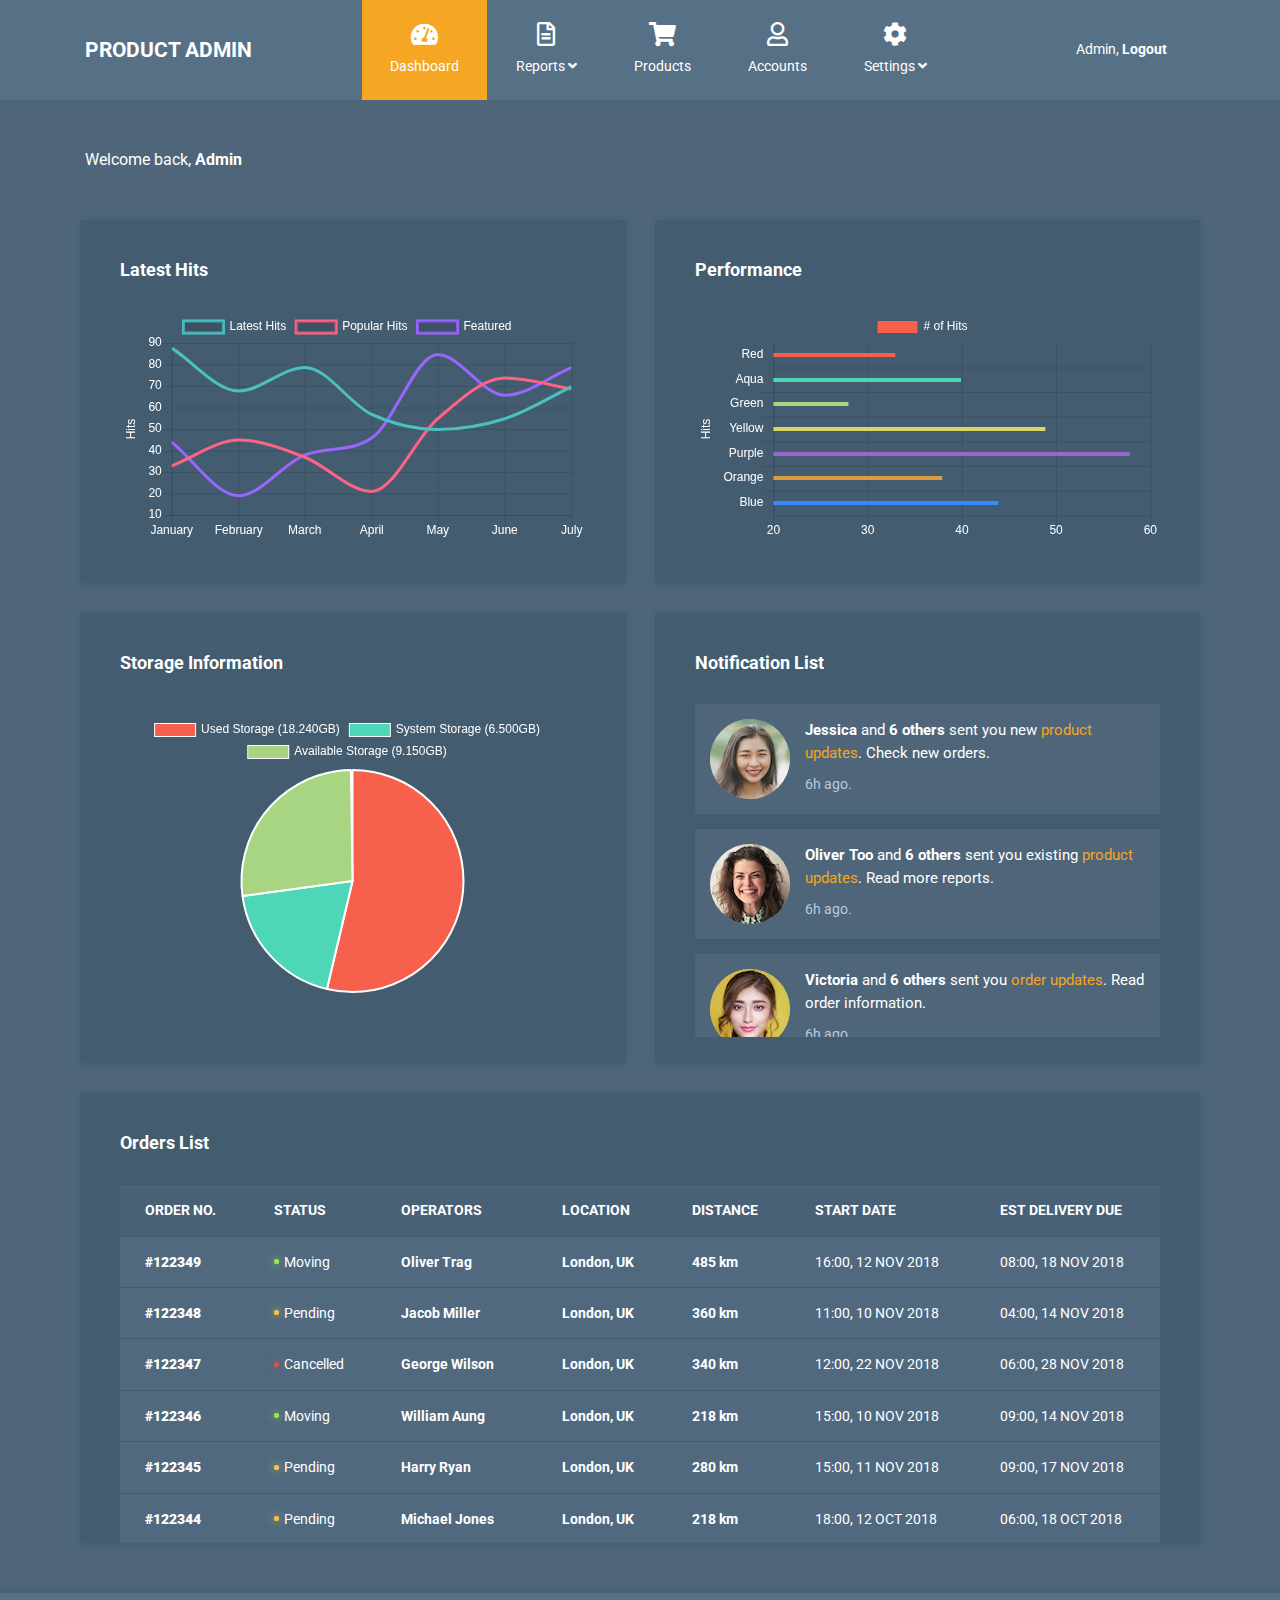
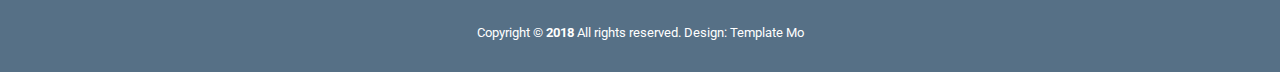
<file: 2/index.html>
<!DOCTYPE html>
<html lang="en">

<head>
    <meta charset="UTF-8">
    <meta name="viewport" content="width=device-width, initial-scale=1.0">
    <meta http-equiv="X-UA-Compatible" content="ie=edge">
    <title>Product Admin - Dashboard HTML Template</title>
    <link rel="stylesheet" href="https://fonts.googleapis.com/css?family=Roboto:400,700">
    <!-- https://fonts.google.com/specimen/Roboto -->
    <link rel="stylesheet" href="css/fontawesome.min.css">
    <!-- https://fontawesome.com/ -->
    <link rel="stylesheet" href="css/bootstrap.min.css">
    <!-- https://getbootstrap.com/ -->
    <link rel="stylesheet" href="css/templatemo-style.css">
    <!--
	Product Admin CSS Template
	https://templatemo.com/tm-524-product-admin
	-->
</head>

<body id="reportsPage">
    <div class="" id="home">
        <nav class="navbar navbar-expand-xl">
            <div class="container h-100">
                <a class="navbar-brand" href="index.html">
                    <h1 class="tm-site-title mb-0">Product Admin</h1>
                </a>
                <button class="navbar-toggler ml-auto mr-0" type="button" data-toggle="collapse" data-target="#navbarSupportedContent"
                    aria-controls="navbarSupportedContent" aria-expanded="false" aria-label="Toggle navigation">
                    <i class="fas fa-bars tm-nav-icon"></i>
                </button>

                <div class="collapse navbar-collapse" id="navbarSupportedContent">
                    <ul class="navbar-nav mx-auto h-100">
                        <li class="nav-item">
                            <a class="nav-link active" href="#">
                                <i class="fas fa-tachometer-alt"></i>
                                Dashboard
                                <span class="sr-only">(current)</span>
                            </a>
                        </li>
                        <li class="nav-item dropdown">

                            <a class="nav-link dropdown-toggle" href="#" id="navbarDropdown" role="button" data-toggle="dropdown"
                                aria-haspopup="true" aria-expanded="false">
                                <i class="far fa-file-alt"></i>
                                <span>
                                    Reports <i class="fas fa-angle-down"></i>
                                </span>
                            </a>
                            <div class="dropdown-menu" aria-labelledby="navbarDropdown">
                                <a class="dropdown-item" href="#">Daily Report</a>
                                <a class="dropdown-item" href="#">Weekly Report</a>
                                <a class="dropdown-item" href="#">Yearly Report</a>
                            </div>
                        </li>
                        <li class="nav-item">
                            <a class="nav-link" href="products.html">
                                <i class="fas fa-shopping-cart"></i>
                                Products
                            </a>
                        </li>

                        <li class="nav-item">
                            <a class="nav-link" href="accounts.html">
                                <i class="far fa-user"></i>
                                Accounts
                            </a>
                        </li>
                        <li class="nav-item dropdown">
                            <a class="nav-link dropdown-toggle" href="#" id="navbarDropdown" role="button" data-toggle="dropdown"
                                aria-haspopup="true" aria-expanded="false">
                                <i class="fas fa-cog"></i>
                                <span>
                                    Settings <i class="fas fa-angle-down"></i>
                                </span>
                            </a>
                            <div class="dropdown-menu" aria-labelledby="navbarDropdown">
                                <a class="dropdown-item" href="#">Profile</a>
                                <a class="dropdown-item" href="#">Billing</a>
                                <a class="dropdown-item" href="#">Customize</a>
                            </div>
                        </li>
                    </ul>
                    <ul class="navbar-nav">
                        <li class="nav-item">
                            <a class="nav-link d-block" href="login.html">
                                Admin, <b>Logout</b>
                            </a>
                        </li>
                    </ul>
                </div>
            </div>

        </nav>
        <div class="container">
            <div class="row">
                <div class="col">
                    <p class="text-white mt-5 mb-5">Welcome back, <b>Admin</b></p>
                </div>
            </div>
            <!-- row -->
            <div class="row tm-content-row">
                <div class="col-sm-12 col-md-12 col-lg-6 col-xl-6 tm-block-col">
                    <div class="tm-bg-primary-dark tm-block">
                        <h2 class="tm-block-title">Latest Hits</h2>
                        <canvas id="lineChart"></canvas>
                    </div>
                </div>
                <div class="col-sm-12 col-md-12 col-lg-6 col-xl-6 tm-block-col">
                    <div class="tm-bg-primary-dark tm-block">
                        <h2 class="tm-block-title">Performance</h2>
                        <canvas id="barChart"></canvas>
                    </div>
                </div>
                <div class="col-sm-12 col-md-12 col-lg-6 col-xl-6 tm-block-col">
                    <div class="tm-bg-primary-dark tm-block tm-block-taller">
                        <h2 class="tm-block-title">Storage Information</h2>
                        <div id="pieChartContainer">
                            <canvas id="pieChart" class="chartjs-render-monitor" width="200" height="200"></canvas>
                        </div>                        
                    </div>
                </div>
                <div class="col-sm-12 col-md-12 col-lg-6 col-xl-6 tm-block-col">
                    <div class="tm-bg-primary-dark tm-block tm-block-taller tm-block-overflow">
                        <h2 class="tm-block-title">Notification List</h2>
                        <div class="tm-notification-items">
                            <div class="media tm-notification-item">
                                <div class="tm-gray-circle"><img src="img/notification-01.jpg" alt="Avatar Image" class="rounded-circle"></div>
                                <div class="media-body">
                                    <p class="mb-2"><b>Jessica</b> and <b>6 others</b> sent you new <a href="#"
                                            class="tm-notification-link">product updates</a>. Check new orders.</p>
                                    <span class="tm-small tm-text-color-secondary">6h ago.</span>
                                </div>
                            </div>
                            <div class="media tm-notification-item">
                                <div class="tm-gray-circle"><img src="img/notification-02.jpg" alt="Avatar Image" class="rounded-circle"></div>
                                <div class="media-body">
                                    <p class="mb-2"><b>Oliver Too</b> and <b>6 others</b> sent you existing <a href="#"
                                            class="tm-notification-link">product updates</a>. Read more reports.</p>
                                    <span class="tm-small tm-text-color-secondary">6h ago.</span>
                                </div>
                            </div>
                            <div class="media tm-notification-item">
                                <div class="tm-gray-circle"><img src="img/notification-03.jpg" alt="Avatar Image" class="rounded-circle"></div>
                                <div class="media-body">
                                    <p class="mb-2"><b>Victoria</b> and <b>6 others</b> sent you <a href="#"
                                            class="tm-notification-link">order updates</a>. Read order information.</p>
                                    <span class="tm-small tm-text-color-secondary">6h ago.</span>
                                </div>
                            </div>
                            <div class="media tm-notification-item">
                                <div class="tm-gray-circle"><img src="img/notification-01.jpg" alt="Avatar Image" class="rounded-circle"></div>
                                <div class="media-body">
                                    <p class="mb-2"><b>Laura Cute</b> and <b>6 others</b> sent you <a href="#"
                                            class="tm-notification-link">product records</a>.</p>
                                    <span class="tm-small tm-text-color-secondary">6h ago.</span>
                                </div>
                            </div>
                            <div class="media tm-notification-item">
                                <div class="tm-gray-circle"><img src="img/notification-02.jpg" alt="Avatar Image" class="rounded-circle"></div>
                                <div class="media-body">
                                    <p class="mb-2"><b>Samantha</b> and <b>6 others</b> sent you <a href="#"
                                            class="tm-notification-link">order stuffs</a>.</p>
                                    <span class="tm-small tm-text-color-secondary">6h ago.</span>
                                </div>
                            </div>
                            <div class="media tm-notification-item">
                                <div class="tm-gray-circle"><img src="img/notification-03.jpg" alt="Avatar Image" class="rounded-circle"></div>
                                <div class="media-body">
                                    <p class="mb-2"><b>Sophie</b> and <b>6 others</b> sent you <a href="#"
                                            class="tm-notification-link">product updates</a>.</p>
                                    <span class="tm-small tm-text-color-secondary">6h ago.</span>
                                </div>
                            </div>
                            <div class="media tm-notification-item">
                                <div class="tm-gray-circle"><img src="img/notification-01.jpg" alt="Avatar Image" class="rounded-circle"></div>
                                <div class="media-body">
                                    <p class="mb-2"><b>Lily A</b> and <b>6 others</b> sent you <a href="#"
                                            class="tm-notification-link">product updates</a>.</p>
                                    <span class="tm-small tm-text-color-secondary">6h ago.</span>
                                </div>
                            </div>
                            <div class="media tm-notification-item">
                                <div class="tm-gray-circle"><img src="img/notification-02.jpg" alt="Avatar Image" class="rounded-circle"></div>
                                <div class="media-body">
                                    <p class="mb-2"><b>Amara</b> and <b>6 others</b> sent you <a href="#"
                                            class="tm-notification-link">product updates</a>.</p>
                                    <span class="tm-small tm-text-color-secondary">6h ago.</span>
                                </div>
                            </div>
                            <div class="media tm-notification-item">
                                <div class="tm-gray-circle"><img src="img/notification-03.jpg" alt="Avatar Image" class="rounded-circle"></div>
                                <div class="media-body">
                                    <p class="mb-2"><b>Cinthela</b> and <b>6 others</b> sent you <a href="#"
                                            class="tm-notification-link">product updates</a>.</p>
                                    <span class="tm-small tm-text-color-secondary">6h ago.</span>
                                </div>
                            </div>
                        </div>
                    </div>
                </div>
                <div class="col-12 tm-block-col">
                    <div class="tm-bg-primary-dark tm-block tm-block-taller tm-block-scroll">
                        <h2 class="tm-block-title">Orders List</h2>
                        <table class="table">
                            <thead>
                                <tr>
                                    <th scope="col">ORDER NO.</th>
                                    <th scope="col">STATUS</th>
                                    <th scope="col">OPERATORS</th>
                                    <th scope="col">LOCATION</th>
                                    <th scope="col">DISTANCE</th>
                                    <th scope="col">START DATE</th>
                                    <th scope="col">EST DELIVERY DUE</th>
                                </tr>
                            </thead>
                            <tbody>
                                <tr>
                                    <th scope="row"><b>#122349</b></th>
                                    <td>
                                        <div class="tm-status-circle moving">
                                        </div>Moving
                                    </td>
                                    <td><b>Oliver Trag</b></td>
                                    <td><b>London, UK</b></td>
                                    <td><b>485 km</b></td>
                                    <td>16:00, 12 NOV 2018</td>
                                    <td>08:00, 18 NOV 2018</td>
                                </tr>
                                <tr>
                                    <th scope="row"><b>#122348</b></th>
                                    <td>
                                        <div class="tm-status-circle pending">
                                        </div>Pending
                                    </td>
                                    <td><b>Jacob Miller</b></td>
                                    <td><b>London, UK</b></td>
                                    <td><b>360 km</b></td>
                                    <td>11:00, 10 NOV 2018</td>
                                    <td>04:00, 14 NOV 2018</td>
                                </tr>
                                <tr>
                                    <th scope="row"><b>#122347</b></th>
                                    <td>
                                        <div class="tm-status-circle cancelled">
                                        </div>Cancelled
                                    </td>
                                    <td><b>George Wilson</b></td>
                                    <td><b>London, UK</b></td>
                                    <td><b>340 km</b></td>
                                    <td>12:00, 22 NOV 2018</td>
                                    <td>06:00, 28 NOV 2018</td>
                                </tr>
                                <tr>
                                    <th scope="row"><b>#122346</b></th>
                                    <td>
                                        <div class="tm-status-circle moving">
                                        </div>Moving
                                    </td>
                                    <td><b>William Aung</b></td>
                                    <td><b>London, UK</b></td>
                                    <td><b>218 km</b></td>
                                    <td>15:00, 10 NOV 2018</td>
                                    <td>09:00, 14 NOV 2018</td>
                                </tr>
                                <tr>
                                    <th scope="row"><b>#122345</b></th>
                                    <td>
                                        <div class="tm-status-circle pending">
                                        </div>Pending
                                    </td>
                                    <td><b>Harry Ryan</b></td>
                                    <td><b>London, UK</b></td>
                                    <td><b>280 km</b></td>
                                    <td>15:00, 11 NOV 2018</td>
                                    <td>09:00, 17 NOV 2018</td>
                                </tr>
                                <tr>
                                    <th scope="row"><b>#122344</b></th>
                                    <td>
                                        <div class="tm-status-circle pending">
                                        </div>Pending
                                    </td>
                                    <td><b>Michael Jones</b></td>
                                    <td><b>London, UK</b></td>
                                    <td><b>218 km</b></td>
                                    <td>18:00, 12 OCT 2018</td>
                                    <td>06:00, 18 OCT 2018</td>
                                </tr>
                                <tr>
                                    <th scope="row"><b>#122343</b></th>
                                    <td>
                                        <div class="tm-status-circle moving">
                                        </div>Moving
                                    </td>
                                    <td><b>Timmy Davis</b></td>
                                    <td><b>London, UK</b></td>
                                    <td><b>218 km</b></td>
                                    <td>12:00, 10 OCT 2018</td>
                                    <td>08:00, 18 OCT 2018</td>
                                </tr>
                                <tr>
                                    <th scope="row"><b>#122342</b></th>
                                    <td>
                                        <div class="tm-status-circle moving">
                                        </div>Moving
                                    </td>
                                    <td><b>Oscar Phyo</b></td>
                                    <td><b>London, UK</b></td>
                                    <td><b>420 km</b></td>
                                    <td>15:30, 06 OCT 2018</td>
                                    <td>09:30, 16 OCT 2018</td>
                                </tr>
                                <tr>
                                    <th scope="row"><b>#122341</b></th>
                                    <td>
                                        <div class="tm-status-circle moving">
                                        </div>Moving
                                    </td>
                                    <td><b>Charlie Brown</b></td>
                                    <td><b>London, UK</b></td>
                                    <td><b>300 km</b></td>
                                    <td>11:00, 10 OCT 2018</td>
                                    <td>03:00, 14 OCT 2018</td>
                                </tr>
                                <tr>
                                    <th scope="row"><b>#122340</b></th>
                                    <td>
                                        <div class="tm-status-circle cancelled">
                                        </div>Cancelled
                                    </td>
                                    <td><b>Wilson Cookies</b></td>
                                    <td><b>London, UK</b></td>
                                    <td><b>218 km</b></td>
                                    <td>17:30, 12 OCT 2018</td>
                                    <td>08:30, 22 OCT 2018</td>
                                </tr>
                                <tr>
                                    <th scope="row"><b>#122339</b></th>
                                    <td>
                                        <div class="tm-status-circle moving">
                                        </div>Moving
                                    </td>
                                    <td><b>Richard Clamon</b></td>
                                    <td><b>London, UK</b></td>
                                    <td><b>150 km</b></td>
                                    <td>15:00, 12 OCT 2018</td>
                                    <td>09:20, 26 OCT 2018</td>
                                </tr>
                            </tbody>
                        </table>
                    </div>
                </div>
            </div>
        </div>
        <footer class="tm-footer row tm-mt-small">
            <div class="col-12 font-weight-light">
                <p class="text-center text-white mb-0 px-4 small">
                    Copyright &copy; <b>2018</b> All rights reserved. 
                    
                    Design: <a rel="nofollow noopener" href="https://templatemo.com" class="tm-footer-link">Template Mo</a>
                </p>
            </div>
        </footer>
    </div>

    <script src="js/jquery-3.3.1.min.js"></script>
    <!-- https://jquery.com/download/ -->
    <script src="js/moment.min.js"></script>
    <!-- https://momentjs.com/ -->
    <script src="js/Chart.min.js"></script>
    <!-- http://www.chartjs.org/docs/latest/ -->
    <script src="js/bootstrap.min.js"></script>
    <!-- https://getbootstrap.com/ -->
    <script src="js/tooplate-scripts.js"></script>
    <script>
        Chart.defaults.global.defaultFontColor = 'white';
        let ctxLine,
            ctxBar,
            ctxPie,
            optionsLine,
            optionsBar,
            optionsPie,
            configLine,
            configBar,
            configPie,
            lineChart;
        barChart, pieChart;
        // DOM is ready
        $(function () {
            drawLineChart(); // Line Chart
            drawBarChart(); // Bar Chart
            drawPieChart(); // Pie Chart

            $(window).resize(function () {
                updateLineChart();
                updateBarChart();                
            });
        })
    </script>
</body>

</html>
</file>
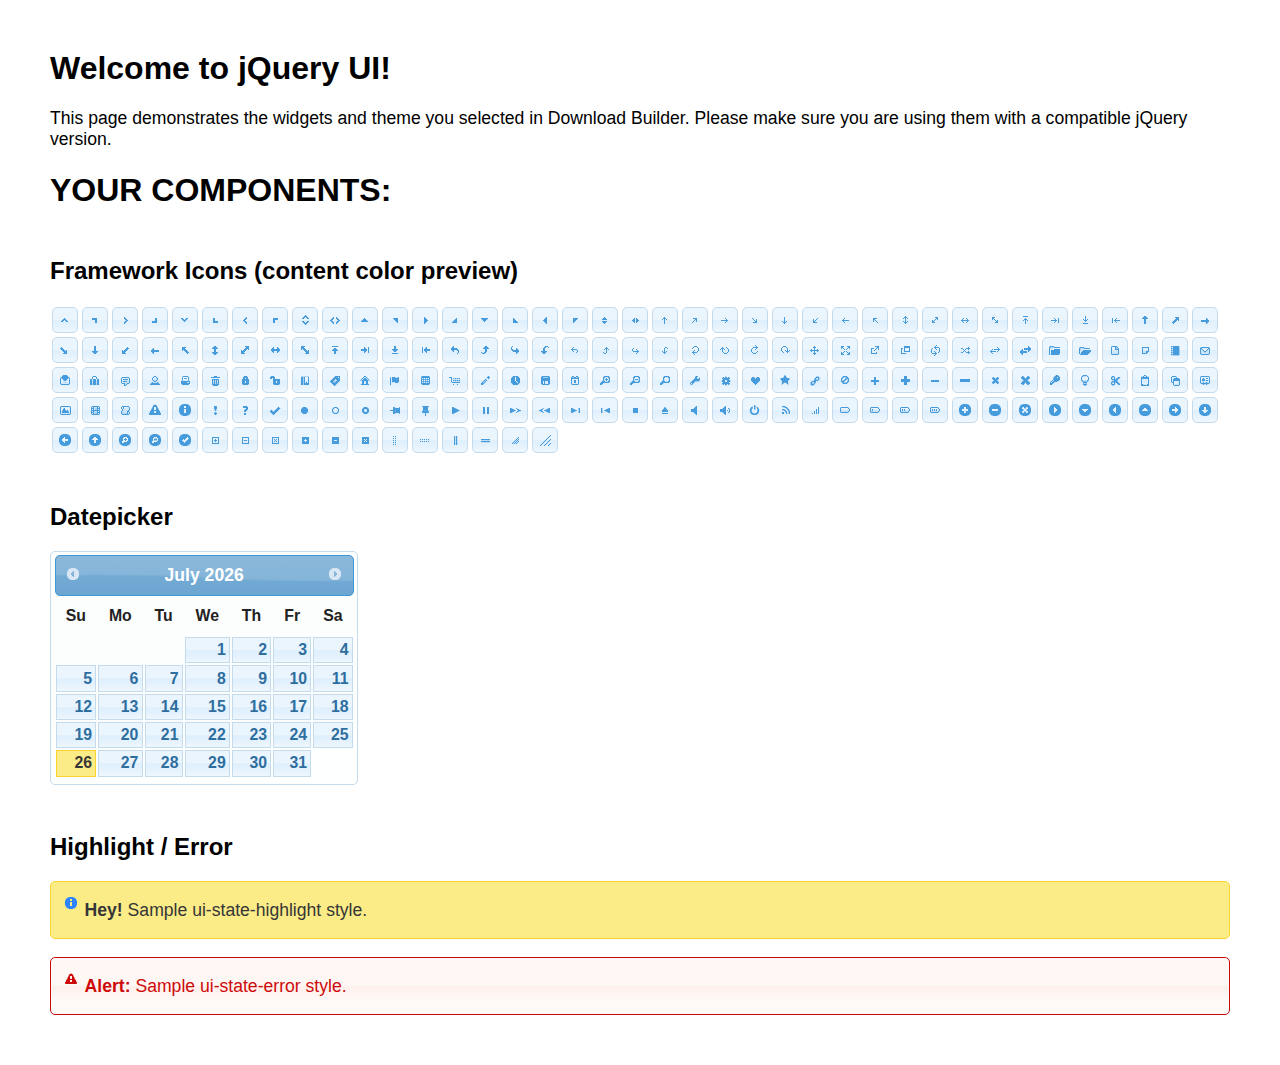
<file: 2/jquery-ui-datepicker/index.html>
<!doctype html>
<html lang="us">
<head>
	<meta charset="utf-8">
	<title>jQuery UI Example Page</title>
	<link href="jquery-ui.css" rel="stylesheet">
	<style>
	body{
		font-family: "Trebuchet MS", sans-serif;
		margin: 50px;
	}
	.demoHeaders {
		margin-top: 2em;
	}
	#dialog-link {
		padding: .4em 1em .4em 20px;
		text-decoration: none;
		position: relative;
	}
	#dialog-link span.ui-icon {
		margin: 0 5px 0 0;
		position: absolute;
		left: .2em;
		top: 50%;
		margin-top: -8px;
	}
	#icons {
		margin: 0;
		padding: 0;
	}
	#icons li {
		margin: 2px;
		position: relative;
		padding: 4px 0;
		cursor: pointer;
		float: left;
		list-style: none;
	}
	#icons span.ui-icon {
		float: left;
		margin: 0 4px;
	}
	.fakewindowcontain .ui-widget-overlay {
		position: absolute;
	}
	select {
		width: 200px;
	}
	</style>
</head>
<body>

<h1>Welcome to jQuery UI!</h1>

<div class="ui-widget">
	<p>This page demonstrates the widgets and theme you selected in Download Builder. Please make sure you are using them with a compatible jQuery version.</p>
</div>

<h1>YOUR COMPONENTS:</h1>
















<h2 class="demoHeaders">Framework Icons (content color preview)</h2>
<ul id="icons" class="ui-widget ui-helper-clearfix">
	<li class="ui-state-default ui-corner-all" title=".ui-icon-caret-1-n"><span class="ui-icon ui-icon-caret-1-n"></span></li>
	<li class="ui-state-default ui-corner-all" title=".ui-icon-caret-1-ne"><span class="ui-icon ui-icon-caret-1-ne"></span></li>
	<li class="ui-state-default ui-corner-all" title=".ui-icon-caret-1-e"><span class="ui-icon ui-icon-caret-1-e"></span></li>
	<li class="ui-state-default ui-corner-all" title=".ui-icon-caret-1-se"><span class="ui-icon ui-icon-caret-1-se"></span></li>
	<li class="ui-state-default ui-corner-all" title=".ui-icon-caret-1-s"><span class="ui-icon ui-icon-caret-1-s"></span></li>
	<li class="ui-state-default ui-corner-all" title=".ui-icon-caret-1-sw"><span class="ui-icon ui-icon-caret-1-sw"></span></li>
	<li class="ui-state-default ui-corner-all" title=".ui-icon-caret-1-w"><span class="ui-icon ui-icon-caret-1-w"></span></li>
	<li class="ui-state-default ui-corner-all" title=".ui-icon-caret-1-nw"><span class="ui-icon ui-icon-caret-1-nw"></span></li>
	<li class="ui-state-default ui-corner-all" title=".ui-icon-caret-2-n-s"><span class="ui-icon ui-icon-caret-2-n-s"></span></li>
	<li class="ui-state-default ui-corner-all" title=".ui-icon-caret-2-e-w"><span class="ui-icon ui-icon-caret-2-e-w"></span></li>
	<li class="ui-state-default ui-corner-all" title=".ui-icon-triangle-1-n"><span class="ui-icon ui-icon-triangle-1-n"></span></li>
	<li class="ui-state-default ui-corner-all" title=".ui-icon-triangle-1-ne"><span class="ui-icon ui-icon-triangle-1-ne"></span></li>
	<li class="ui-state-default ui-corner-all" title=".ui-icon-triangle-1-e"><span class="ui-icon ui-icon-triangle-1-e"></span></li>
	<li class="ui-state-default ui-corner-all" title=".ui-icon-triangle-1-se"><span class="ui-icon ui-icon-triangle-1-se"></span></li>
	<li class="ui-state-default ui-corner-all" title=".ui-icon-triangle-1-s"><span class="ui-icon ui-icon-triangle-1-s"></span></li>
	<li class="ui-state-default ui-corner-all" title=".ui-icon-triangle-1-sw"><span class="ui-icon ui-icon-triangle-1-sw"></span></li>
	<li class="ui-state-default ui-corner-all" title=".ui-icon-triangle-1-w"><span class="ui-icon ui-icon-triangle-1-w"></span></li>
	<li class="ui-state-default ui-corner-all" title=".ui-icon-triangle-1-nw"><span class="ui-icon ui-icon-triangle-1-nw"></span></li>
	<li class="ui-state-default ui-corner-all" title=".ui-icon-triangle-2-n-s"><span class="ui-icon ui-icon-triangle-2-n-s"></span></li>
	<li class="ui-state-default ui-corner-all" title=".ui-icon-triangle-2-e-w"><span class="ui-icon ui-icon-triangle-2-e-w"></span></li>
	<li class="ui-state-default ui-corner-all" title=".ui-icon-arrow-1-n"><span class="ui-icon ui-icon-arrow-1-n"></span></li>
	<li class="ui-state-default ui-corner-all" title=".ui-icon-arrow-1-ne"><span class="ui-icon ui-icon-arrow-1-ne"></span></li>
	<li class="ui-state-default ui-corner-all" title=".ui-icon-arrow-1-e"><span class="ui-icon ui-icon-arrow-1-e"></span></li>
	<li class="ui-state-default ui-corner-all" title=".ui-icon-arrow-1-se"><span class="ui-icon ui-icon-arrow-1-se"></span></li>
	<li class="ui-state-default ui-corner-all" title=".ui-icon-arrow-1-s"><span class="ui-icon ui-icon-arrow-1-s"></span></li>
	<li class="ui-state-default ui-corner-all" title=".ui-icon-arrow-1-sw"><span class="ui-icon ui-icon-arrow-1-sw"></span></li>
	<li class="ui-state-default ui-corner-all" title=".ui-icon-arrow-1-w"><span class="ui-icon ui-icon-arrow-1-w"></span></li>
	<li class="ui-state-default ui-corner-all" title=".ui-icon-arrow-1-nw"><span class="ui-icon ui-icon-arrow-1-nw"></span></li>
	<li class="ui-state-default ui-corner-all" title=".ui-icon-arrow-2-n-s"><span class="ui-icon ui-icon-arrow-2-n-s"></span></li>
	<li class="ui-state-default ui-corner-all" title=".ui-icon-arrow-2-ne-sw"><span class="ui-icon ui-icon-arrow-2-ne-sw"></span></li>
	<li class="ui-state-default ui-corner-all" title=".ui-icon-arrow-2-e-w"><span class="ui-icon ui-icon-arrow-2-e-w"></span></li>
	<li class="ui-state-default ui-corner-all" title=".ui-icon-arrow-2-se-nw"><span class="ui-icon ui-icon-arrow-2-se-nw"></span></li>
	<li class="ui-state-default ui-corner-all" title=".ui-icon-arrowstop-1-n"><span class="ui-icon ui-icon-arrowstop-1-n"></span></li>
	<li class="ui-state-default ui-corner-all" title=".ui-icon-arrowstop-1-e"><span class="ui-icon ui-icon-arrowstop-1-e"></span></li>
	<li class="ui-state-default ui-corner-all" title=".ui-icon-arrowstop-1-s"><span class="ui-icon ui-icon-arrowstop-1-s"></span></li>
	<li class="ui-state-default ui-corner-all" title=".ui-icon-arrowstop-1-w"><span class="ui-icon ui-icon-arrowstop-1-w"></span></li>
	<li class="ui-state-default ui-corner-all" title=".ui-icon-arrowthick-1-n"><span class="ui-icon ui-icon-arrowthick-1-n"></span></li>
	<li class="ui-state-default ui-corner-all" title=".ui-icon-arrowthick-1-ne"><span class="ui-icon ui-icon-arrowthick-1-ne"></span></li>
	<li class="ui-state-default ui-corner-all" title=".ui-icon-arrowthick-1-e"><span class="ui-icon ui-icon-arrowthick-1-e"></span></li>
	<li class="ui-state-default ui-corner-all" title=".ui-icon-arrowthick-1-se"><span class="ui-icon ui-icon-arrowthick-1-se"></span></li>
	<li class="ui-state-default ui-corner-all" title=".ui-icon-arrowthick-1-s"><span class="ui-icon ui-icon-arrowthick-1-s"></span></li>
	<li class="ui-state-default ui-corner-all" title=".ui-icon-arrowthick-1-sw"><span class="ui-icon ui-icon-arrowthick-1-sw"></span></li>
	<li class="ui-state-default ui-corner-all" title=".ui-icon-arrowthick-1-w"><span class="ui-icon ui-icon-arrowthick-1-w"></span></li>
	<li class="ui-state-default ui-corner-all" title=".ui-icon-arrowthick-1-nw"><span class="ui-icon ui-icon-arrowthick-1-nw"></span></li>
	<li class="ui-state-default ui-corner-all" title=".ui-icon-arrowthick-2-n-s"><span class="ui-icon ui-icon-arrowthick-2-n-s"></span></li>
	<li class="ui-state-default ui-corner-all" title=".ui-icon-arrowthick-2-ne-sw"><span class="ui-icon ui-icon-arrowthick-2-ne-sw"></span></li>
	<li class="ui-state-default ui-corner-all" title=".ui-icon-arrowthick-2-e-w"><span class="ui-icon ui-icon-arrowthick-2-e-w"></span></li>
	<li class="ui-state-default ui-corner-all" title=".ui-icon-arrowthick-2-se-nw"><span class="ui-icon ui-icon-arrowthick-2-se-nw"></span></li>
	<li class="ui-state-default ui-corner-all" title=".ui-icon-arrowthickstop-1-n"><span class="ui-icon ui-icon-arrowthickstop-1-n"></span></li>
	<li class="ui-state-default ui-corner-all" title=".ui-icon-arrowthickstop-1-e"><span class="ui-icon ui-icon-arrowthickstop-1-e"></span></li>
	<li class="ui-state-default ui-corner-all" title=".ui-icon-arrowthickstop-1-s"><span class="ui-icon ui-icon-arrowthickstop-1-s"></span></li>
	<li class="ui-state-default ui-corner-all" title=".ui-icon-arrowthickstop-1-w"><span class="ui-icon ui-icon-arrowthickstop-1-w"></span></li>
	<li class="ui-state-default ui-corner-all" title=".ui-icon-arrowreturnthick-1-w"><span class="ui-icon ui-icon-arrowreturnthick-1-w"></span></li>
	<li class="ui-state-default ui-corner-all" title=".ui-icon-arrowreturnthick-1-n"><span class="ui-icon ui-icon-arrowreturnthick-1-n"></span></li>
	<li class="ui-state-default ui-corner-all" title=".ui-icon-arrowreturnthick-1-e"><span class="ui-icon ui-icon-arrowreturnthick-1-e"></span></li>
	<li class="ui-state-default ui-corner-all" title=".ui-icon-arrowreturnthick-1-s"><span class="ui-icon ui-icon-arrowreturnthick-1-s"></span></li>
	<li class="ui-state-default ui-corner-all" title=".ui-icon-arrowreturn-1-w"><span class="ui-icon ui-icon-arrowreturn-1-w"></span></li>
	<li class="ui-state-default ui-corner-all" title=".ui-icon-arrowreturn-1-n"><span class="ui-icon ui-icon-arrowreturn-1-n"></span></li>
	<li class="ui-state-default ui-corner-all" title=".ui-icon-arrowreturn-1-e"><span class="ui-icon ui-icon-arrowreturn-1-e"></span></li>
	<li class="ui-state-default ui-corner-all" title=".ui-icon-arrowreturn-1-s"><span class="ui-icon ui-icon-arrowreturn-1-s"></span></li>
	<li class="ui-state-default ui-corner-all" title=".ui-icon-arrowrefresh-1-w"><span class="ui-icon ui-icon-arrowrefresh-1-w"></span></li>
	<li class="ui-state-default ui-corner-all" title=".ui-icon-arrowrefresh-1-n"><span class="ui-icon ui-icon-arrowrefresh-1-n"></span></li>
	<li class="ui-state-default ui-corner-all" title=".ui-icon-arrowrefresh-1-e"><span class="ui-icon ui-icon-arrowrefresh-1-e"></span></li>
	<li class="ui-state-default ui-corner-all" title=".ui-icon-arrowrefresh-1-s"><span class="ui-icon ui-icon-arrowrefresh-1-s"></span></li>
	<li class="ui-state-default ui-corner-all" title=".ui-icon-arrow-4"><span class="ui-icon ui-icon-arrow-4"></span></li>
	<li class="ui-state-default ui-corner-all" title=".ui-icon-arrow-4-diag"><span class="ui-icon ui-icon-arrow-4-diag"></span></li>
	<li class="ui-state-default ui-corner-all" title=".ui-icon-extlink"><span class="ui-icon ui-icon-extlink"></span></li>
	<li class="ui-state-default ui-corner-all" title=".ui-icon-newwin"><span class="ui-icon ui-icon-newwin"></span></li>
	<li class="ui-state-default ui-corner-all" title=".ui-icon-refresh"><span class="ui-icon ui-icon-refresh"></span></li>
	<li class="ui-state-default ui-corner-all" title=".ui-icon-shuffle"><span class="ui-icon ui-icon-shuffle"></span></li>
	<li class="ui-state-default ui-corner-all" title=".ui-icon-transfer-e-w"><span class="ui-icon ui-icon-transfer-e-w"></span></li>
	<li class="ui-state-default ui-corner-all" title=".ui-icon-transferthick-e-w"><span class="ui-icon ui-icon-transferthick-e-w"></span></li>
	<li class="ui-state-default ui-corner-all" title=".ui-icon-folder-collapsed"><span class="ui-icon ui-icon-folder-collapsed"></span></li>
	<li class="ui-state-default ui-corner-all" title=".ui-icon-folder-open"><span class="ui-icon ui-icon-folder-open"></span></li>
	<li class="ui-state-default ui-corner-all" title=".ui-icon-document"><span class="ui-icon ui-icon-document"></span></li>
	<li class="ui-state-default ui-corner-all" title=".ui-icon-document-b"><span class="ui-icon ui-icon-document-b"></span></li>
	<li class="ui-state-default ui-corner-all" title=".ui-icon-note"><span class="ui-icon ui-icon-note"></span></li>
	<li class="ui-state-default ui-corner-all" title=".ui-icon-mail-closed"><span class="ui-icon ui-icon-mail-closed"></span></li>
	<li class="ui-state-default ui-corner-all" title=".ui-icon-mail-open"><span class="ui-icon ui-icon-mail-open"></span></li>
	<li class="ui-state-default ui-corner-all" title=".ui-icon-suitcase"><span class="ui-icon ui-icon-suitcase"></span></li>
	<li class="ui-state-default ui-corner-all" title=".ui-icon-comment"><span class="ui-icon ui-icon-comment"></span></li>
	<li class="ui-state-default ui-corner-all" title=".ui-icon-person"><span class="ui-icon ui-icon-person"></span></li>
	<li class="ui-state-default ui-corner-all" title=".ui-icon-print"><span class="ui-icon ui-icon-print"></span></li>
	<li class="ui-state-default ui-corner-all" title=".ui-icon-trash"><span class="ui-icon ui-icon-trash"></span></li>
	<li class="ui-state-default ui-corner-all" title=".ui-icon-locked"><span class="ui-icon ui-icon-locked"></span></li>
	<li class="ui-state-default ui-corner-all" title=".ui-icon-unlocked"><span class="ui-icon ui-icon-unlocked"></span></li>
	<li class="ui-state-default ui-corner-all" title=".ui-icon-bookmark"><span class="ui-icon ui-icon-bookmark"></span></li>
	<li class="ui-state-default ui-corner-all" title=".ui-icon-tag"><span class="ui-icon ui-icon-tag"></span></li>
	<li class="ui-state-default ui-corner-all" title=".ui-icon-home"><span class="ui-icon ui-icon-home"></span></li>
	<li class="ui-state-default ui-corner-all" title=".ui-icon-flag"><span class="ui-icon ui-icon-flag"></span></li>
	<li class="ui-state-default ui-corner-all" title=".ui-icon-calculator"><span class="ui-icon ui-icon-calculator"></span></li>
	<li class="ui-state-default ui-corner-all" title=".ui-icon-cart"><span class="ui-icon ui-icon-cart"></span></li>
	<li class="ui-state-default ui-corner-all" title=".ui-icon-pencil"><span class="ui-icon ui-icon-pencil"></span></li>
	<li class="ui-state-default ui-corner-all" title=".ui-icon-clock"><span class="ui-icon ui-icon-clock"></span></li>
	<li class="ui-state-default ui-corner-all" title=".ui-icon-disk"><span class="ui-icon ui-icon-disk"></span></li>
	<li class="ui-state-default ui-corner-all" title=".ui-icon-calendar"><span class="ui-icon ui-icon-calendar"></span></li>
	<li class="ui-state-default ui-corner-all" title=".ui-icon-zoomin"><span class="ui-icon ui-icon-zoomin"></span></li>
	<li class="ui-state-default ui-corner-all" title=".ui-icon-zoomout"><span class="ui-icon ui-icon-zoomout"></span></li>
	<li class="ui-state-default ui-corner-all" title=".ui-icon-search"><span class="ui-icon ui-icon-search"></span></li>
	<li class="ui-state-default ui-corner-all" title=".ui-icon-wrench"><span class="ui-icon ui-icon-wrench"></span></li>
	<li class="ui-state-default ui-corner-all" title=".ui-icon-gear"><span class="ui-icon ui-icon-gear"></span></li>
	<li class="ui-state-default ui-corner-all" title=".ui-icon-heart"><span class="ui-icon ui-icon-heart"></span></li>
	<li class="ui-state-default ui-corner-all" title=".ui-icon-star"><span class="ui-icon ui-icon-star"></span></li>
	<li class="ui-state-default ui-corner-all" title=".ui-icon-link"><span class="ui-icon ui-icon-link"></span></li>
	<li class="ui-state-default ui-corner-all" title=".ui-icon-cancel"><span class="ui-icon ui-icon-cancel"></span></li>
	<li class="ui-state-default ui-corner-all" title=".ui-icon-plus"><span class="ui-icon ui-icon-plus"></span></li>
	<li class="ui-state-default ui-corner-all" title=".ui-icon-plusthick"><span class="ui-icon ui-icon-plusthick"></span></li>
	<li class="ui-state-default ui-corner-all" title=".ui-icon-minus"><span class="ui-icon ui-icon-minus"></span></li>
	<li class="ui-state-default ui-corner-all" title=".ui-icon-minusthick"><span class="ui-icon ui-icon-minusthick"></span></li>
	<li class="ui-state-default ui-corner-all" title=".ui-icon-close"><span class="ui-icon ui-icon-close"></span></li>
	<li class="ui-state-default ui-corner-all" title=".ui-icon-closethick"><span class="ui-icon ui-icon-closethick"></span></li>
	<li class="ui-state-default ui-corner-all" title=".ui-icon-key"><span class="ui-icon ui-icon-key"></span></li>
	<li class="ui-state-default ui-corner-all" title=".ui-icon-lightbulb"><span class="ui-icon ui-icon-lightbulb"></span></li>
	<li class="ui-state-default ui-corner-all" title=".ui-icon-scissors"><span class="ui-icon ui-icon-scissors"></span></li>
	<li class="ui-state-default ui-corner-all" title=".ui-icon-clipboard"><span class="ui-icon ui-icon-clipboard"></span></li>
	<li class="ui-state-default ui-corner-all" title=".ui-icon-copy"><span class="ui-icon ui-icon-copy"></span></li>
	<li class="ui-state-default ui-corner-all" title=".ui-icon-contact"><span class="ui-icon ui-icon-contact"></span></li>
	<li class="ui-state-default ui-corner-all" title=".ui-icon-image"><span class="ui-icon ui-icon-image"></span></li>
	<li class="ui-state-default ui-corner-all" title=".ui-icon-video"><span class="ui-icon ui-icon-video"></span></li>
	<li class="ui-state-default ui-corner-all" title=".ui-icon-script"><span class="ui-icon ui-icon-script"></span></li>
	<li class="ui-state-default ui-corner-all" title=".ui-icon-alert"><span class="ui-icon ui-icon-alert"></span></li>
	<li class="ui-state-default ui-corner-all" title=".ui-icon-info"><span class="ui-icon ui-icon-info"></span></li>
	<li class="ui-state-default ui-corner-all" title=".ui-icon-notice"><span class="ui-icon ui-icon-notice"></span></li>
	<li class="ui-state-default ui-corner-all" title=".ui-icon-help"><span class="ui-icon ui-icon-help"></span></li>
	<li class="ui-state-default ui-corner-all" title=".ui-icon-check"><span class="ui-icon ui-icon-check"></span></li>
	<li class="ui-state-default ui-corner-all" title=".ui-icon-bullet"><span class="ui-icon ui-icon-bullet"></span></li>
	<li class="ui-state-default ui-corner-all" title=".ui-icon-radio-off"><span class="ui-icon ui-icon-radio-off"></span></li>
	<li class="ui-state-default ui-corner-all" title=".ui-icon-radio-on"><span class="ui-icon ui-icon-radio-on"></span></li>
	<li class="ui-state-default ui-corner-all" title=".ui-icon-pin-w"><span class="ui-icon ui-icon-pin-w"></span></li>
	<li class="ui-state-default ui-corner-all" title=".ui-icon-pin-s"><span class="ui-icon ui-icon-pin-s"></span></li>
	<li class="ui-state-default ui-corner-all" title=".ui-icon-play"><span class="ui-icon ui-icon-play"></span></li>
	<li class="ui-state-default ui-corner-all" title=".ui-icon-pause"><span class="ui-icon ui-icon-pause"></span></li>
	<li class="ui-state-default ui-corner-all" title=".ui-icon-seek-next"><span class="ui-icon ui-icon-seek-next"></span></li>
	<li class="ui-state-default ui-corner-all" title=".ui-icon-seek-prev"><span class="ui-icon ui-icon-seek-prev"></span></li>
	<li class="ui-state-default ui-corner-all" title=".ui-icon-seek-end"><span class="ui-icon ui-icon-seek-end"></span></li>
	<li class="ui-state-default ui-corner-all" title=".ui-icon-seek-first"><span class="ui-icon ui-icon-seek-first"></span></li>
	<li class="ui-state-default ui-corner-all" title=".ui-icon-stop"><span class="ui-icon ui-icon-stop"></span></li>
	<li class="ui-state-default ui-corner-all" title=".ui-icon-eject"><span class="ui-icon ui-icon-eject"></span></li>
	<li class="ui-state-default ui-corner-all" title=".ui-icon-volume-off"><span class="ui-icon ui-icon-volume-off"></span></li>
	<li class="ui-state-default ui-corner-all" title=".ui-icon-volume-on"><span class="ui-icon ui-icon-volume-on"></span></li>
	<li class="ui-state-default ui-corner-all" title=".ui-icon-power"><span class="ui-icon ui-icon-power"></span></li>
	<li class="ui-state-default ui-corner-all" title=".ui-icon-signal-diag"><span class="ui-icon ui-icon-signal-diag"></span></li>
	<li class="ui-state-default ui-corner-all" title=".ui-icon-signal"><span class="ui-icon ui-icon-signal"></span></li>
	<li class="ui-state-default ui-corner-all" title=".ui-icon-battery-0"><span class="ui-icon ui-icon-battery-0"></span></li>
	<li class="ui-state-default ui-corner-all" title=".ui-icon-battery-1"><span class="ui-icon ui-icon-battery-1"></span></li>
	<li class="ui-state-default ui-corner-all" title=".ui-icon-battery-2"><span class="ui-icon ui-icon-battery-2"></span></li>
	<li class="ui-state-default ui-corner-all" title=".ui-icon-battery-3"><span class="ui-icon ui-icon-battery-3"></span></li>
	<li class="ui-state-default ui-corner-all" title=".ui-icon-circle-plus"><span class="ui-icon ui-icon-circle-plus"></span></li>
	<li class="ui-state-default ui-corner-all" title=".ui-icon-circle-minus"><span class="ui-icon ui-icon-circle-minus"></span></li>
	<li class="ui-state-default ui-corner-all" title=".ui-icon-circle-close"><span class="ui-icon ui-icon-circle-close"></span></li>
	<li class="ui-state-default ui-corner-all" title=".ui-icon-circle-triangle-e"><span class="ui-icon ui-icon-circle-triangle-e"></span></li>
	<li class="ui-state-default ui-corner-all" title=".ui-icon-circle-triangle-s"><span class="ui-icon ui-icon-circle-triangle-s"></span></li>
	<li class="ui-state-default ui-corner-all" title=".ui-icon-circle-triangle-w"><span class="ui-icon ui-icon-circle-triangle-w"></span></li>
	<li class="ui-state-default ui-corner-all" title=".ui-icon-circle-triangle-n"><span class="ui-icon ui-icon-circle-triangle-n"></span></li>
	<li class="ui-state-default ui-corner-all" title=".ui-icon-circle-arrow-e"><span class="ui-icon ui-icon-circle-arrow-e"></span></li>
	<li class="ui-state-default ui-corner-all" title=".ui-icon-circle-arrow-s"><span class="ui-icon ui-icon-circle-arrow-s"></span></li>
	<li class="ui-state-default ui-corner-all" title=".ui-icon-circle-arrow-w"><span class="ui-icon ui-icon-circle-arrow-w"></span></li>
	<li class="ui-state-default ui-corner-all" title=".ui-icon-circle-arrow-n"><span class="ui-icon ui-icon-circle-arrow-n"></span></li>
	<li class="ui-state-default ui-corner-all" title=".ui-icon-circle-zoomin"><span class="ui-icon ui-icon-circle-zoomin"></span></li>
	<li class="ui-state-default ui-corner-all" title=".ui-icon-circle-zoomout"><span class="ui-icon ui-icon-circle-zoomout"></span></li>
	<li class="ui-state-default ui-corner-all" title=".ui-icon-circle-check"><span class="ui-icon ui-icon-circle-check"></span></li>
	<li class="ui-state-default ui-corner-all" title=".ui-icon-circlesmall-plus"><span class="ui-icon ui-icon-circlesmall-plus"></span></li>
	<li class="ui-state-default ui-corner-all" title=".ui-icon-circlesmall-minus"><span class="ui-icon ui-icon-circlesmall-minus"></span></li>
	<li class="ui-state-default ui-corner-all" title=".ui-icon-circlesmall-close"><span class="ui-icon ui-icon-circlesmall-close"></span></li>
	<li class="ui-state-default ui-corner-all" title=".ui-icon-squaresmall-plus"><span class="ui-icon ui-icon-squaresmall-plus"></span></li>
	<li class="ui-state-default ui-corner-all" title=".ui-icon-squaresmall-minus"><span class="ui-icon ui-icon-squaresmall-minus"></span></li>
	<li class="ui-state-default ui-corner-all" title=".ui-icon-squaresmall-close"><span class="ui-icon ui-icon-squaresmall-close"></span></li>
	<li class="ui-state-default ui-corner-all" title=".ui-icon-grip-dotted-vertical"><span class="ui-icon ui-icon-grip-dotted-vertical"></span></li>
	<li class="ui-state-default ui-corner-all" title=".ui-icon-grip-dotted-horizontal"><span class="ui-icon ui-icon-grip-dotted-horizontal"></span></li>
	<li class="ui-state-default ui-corner-all" title=".ui-icon-grip-solid-vertical"><span class="ui-icon ui-icon-grip-solid-vertical"></span></li>
	<li class="ui-state-default ui-corner-all" title=".ui-icon-grip-solid-horizontal"><span class="ui-icon ui-icon-grip-solid-horizontal"></span></li>
	<li class="ui-state-default ui-corner-all" title=".ui-icon-gripsmall-diagonal-se"><span class="ui-icon ui-icon-gripsmall-diagonal-se"></span></li>
	<li class="ui-state-default ui-corner-all" title=".ui-icon-grip-diagonal-se"><span class="ui-icon ui-icon-grip-diagonal-se"></span></li>
</ul>




<!-- Datepicker -->
<h2 class="demoHeaders">Datepicker</h2>
<div id="datepicker"></div>












<!-- Highlight / Error -->
<h2 class="demoHeaders">Highlight / Error</h2>
<div class="ui-widget">
	<div class="ui-state-highlight ui-corner-all" style="margin-top: 20px; padding: 0 .7em;">
		<p><span class="ui-icon ui-icon-info" style="float: left; margin-right: .3em;"></span>
		<strong>Hey!</strong> Sample ui-state-highlight style.</p>
	</div>
</div>
<br>
<div class="ui-widget">
	<div class="ui-state-error ui-corner-all" style="padding: 0 .7em;">
		<p><span class="ui-icon ui-icon-alert" style="float: left; margin-right: .3em;"></span>
		<strong>Alert:</strong> Sample ui-state-error style.</p>
	</div>
</div>

<script src="external/jquery/jquery.js"></script>
<script src="jquery-ui.js"></script>
<script>















$( "#datepicker" ).datepicker({
	inline: true
});














// Hover states on the static widgets
$( "#dialog-link, #icons li" ).hover(
	function() {
		$( this ).addClass( "ui-state-hover" );
	},
	function() {
		$( this ).removeClass( "ui-state-hover" );
	}
);
</script>
</body>
</html>
</file>
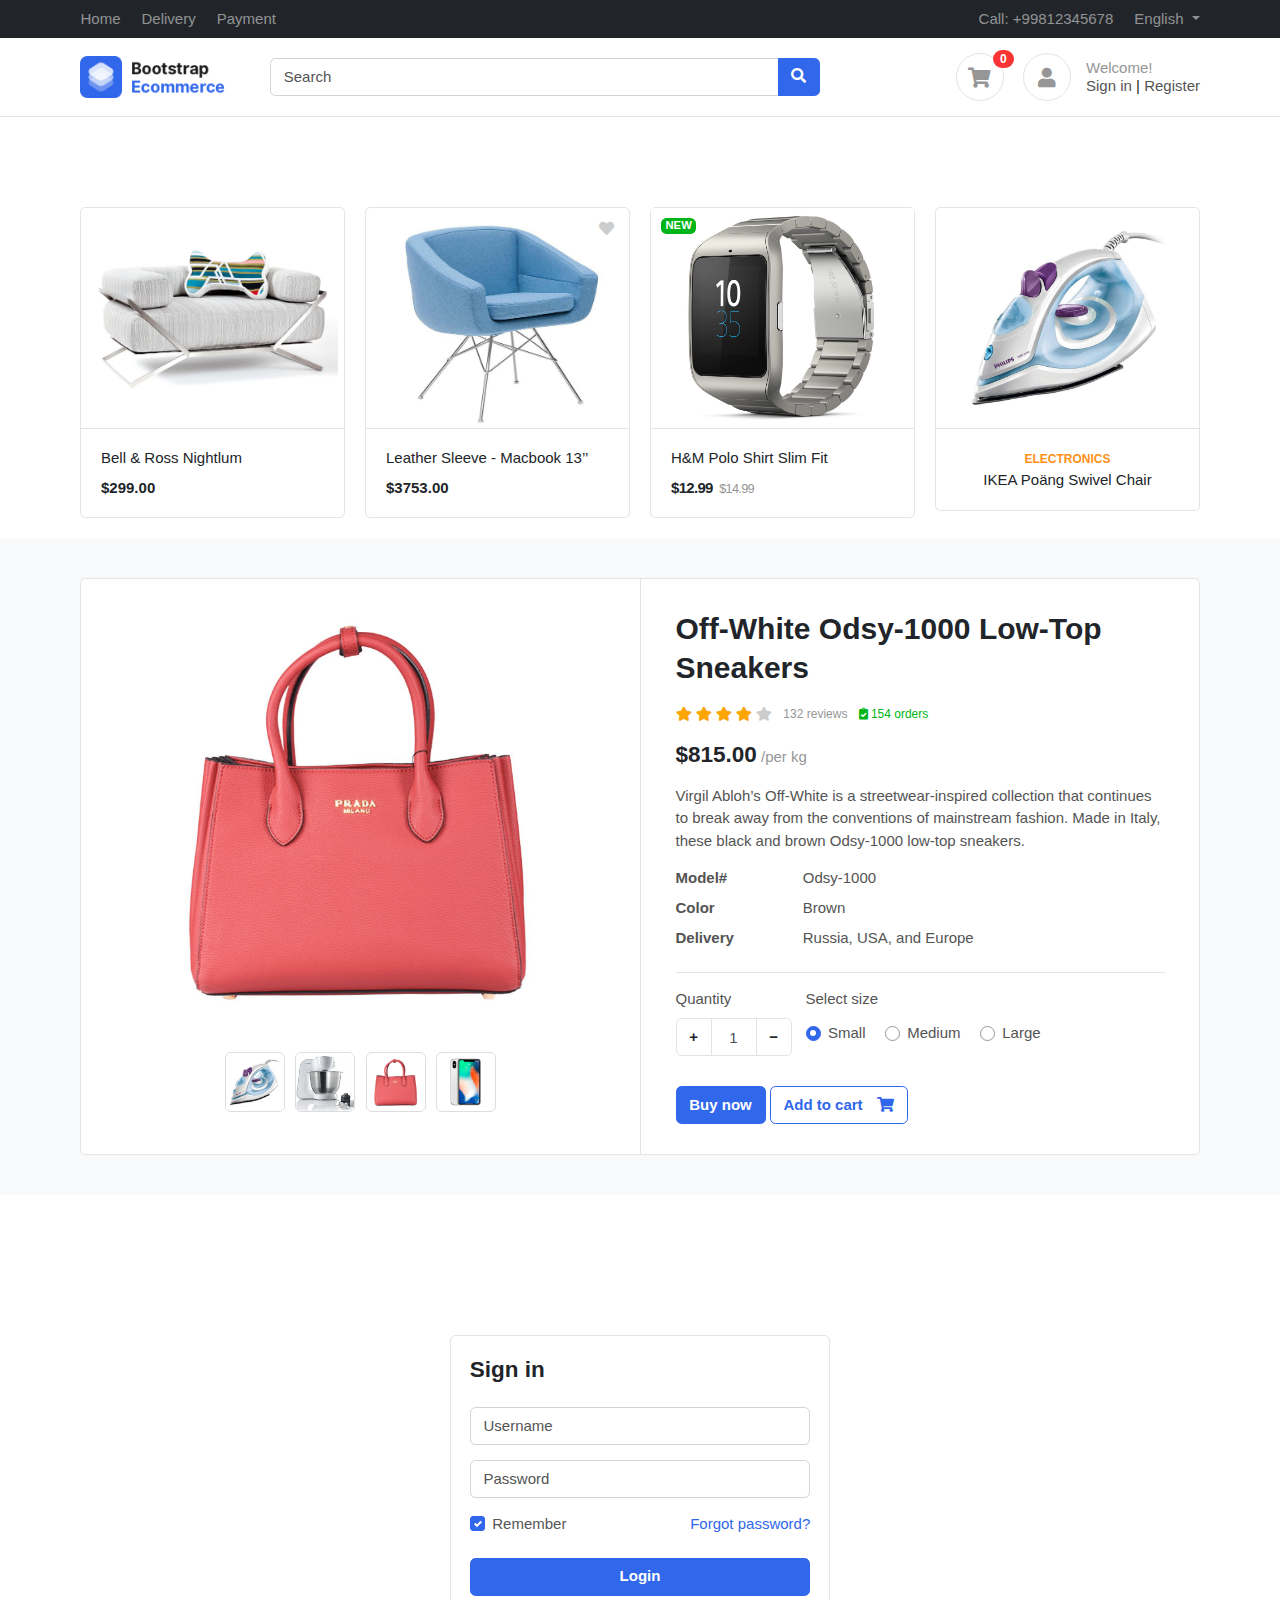
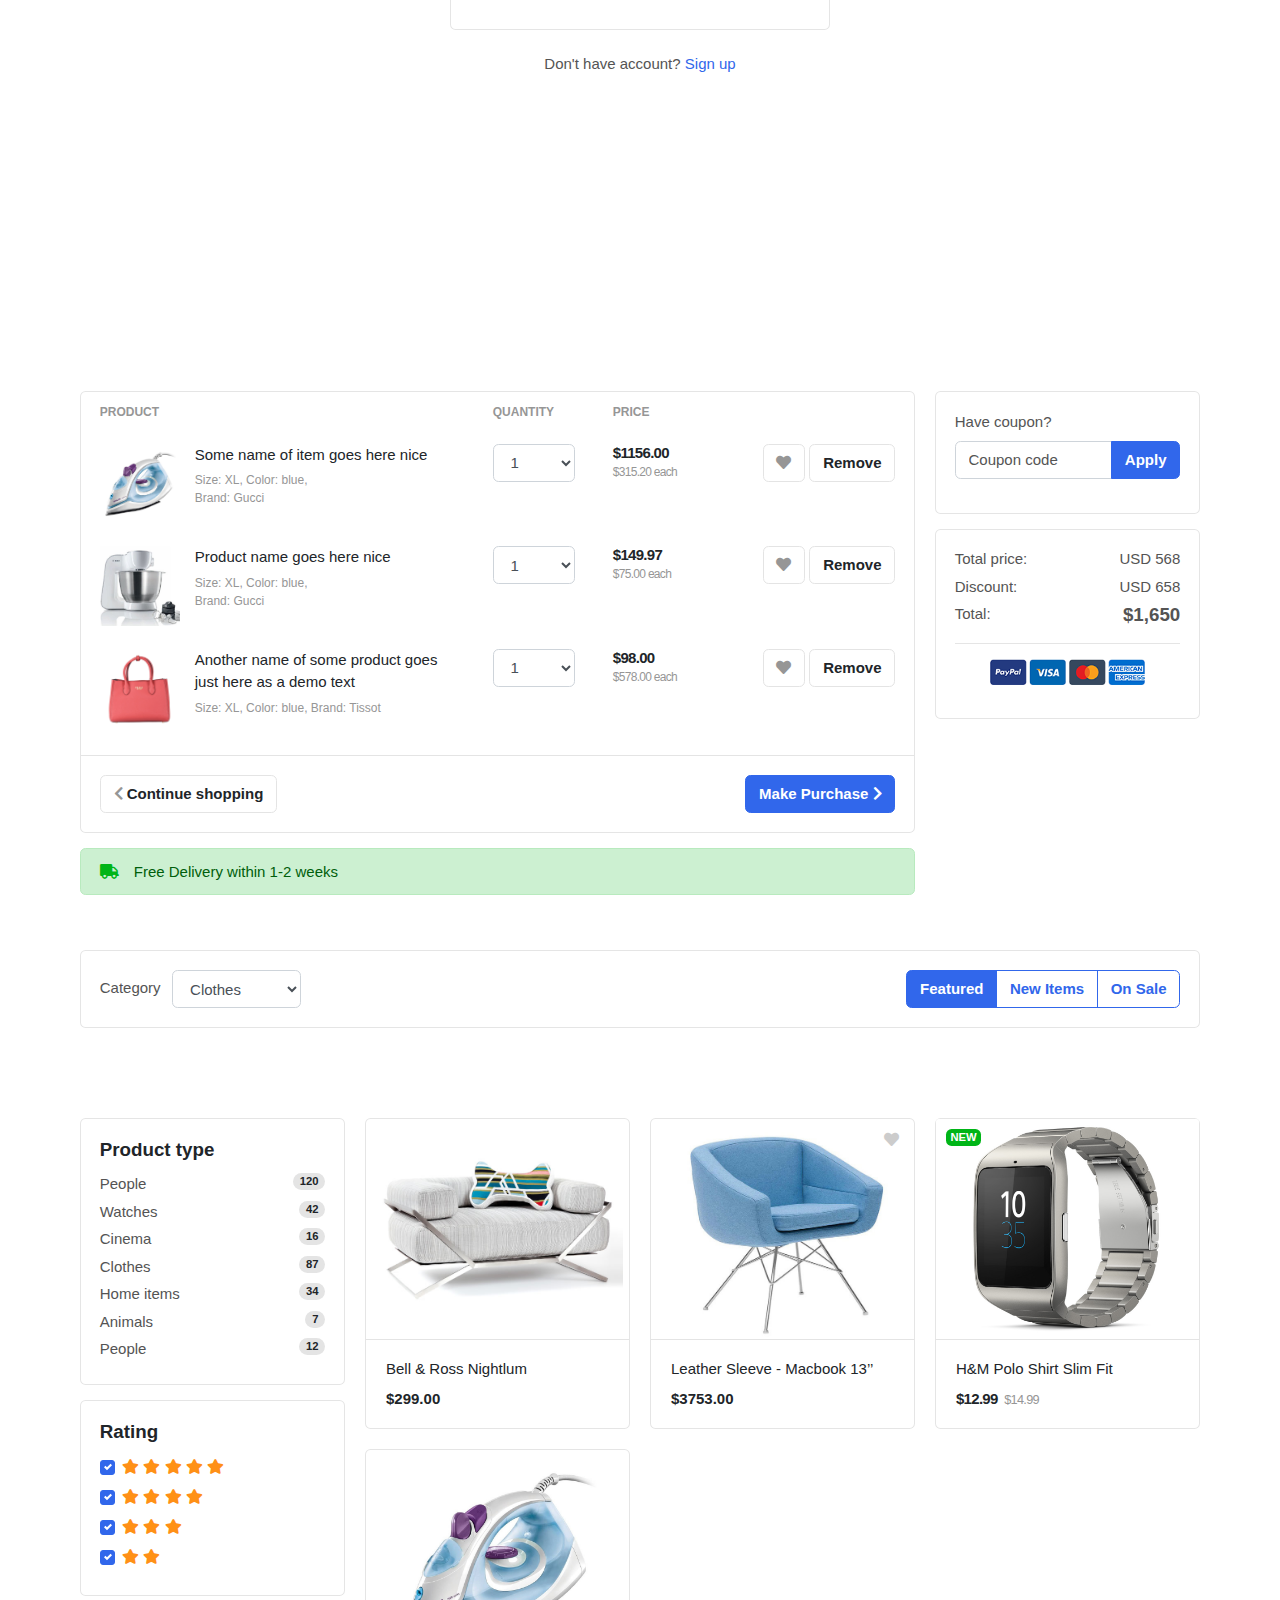
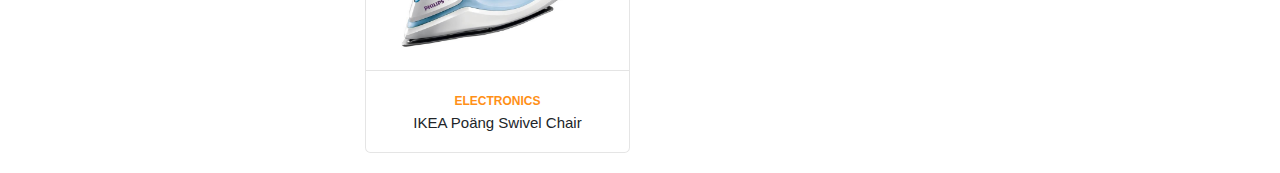
<file: page-blank-starter.html>
<!DOCTYPE HTML>
<html lang="en">
<head>
<meta charset="utf-8">
<meta name="viewport" content="width=device-width, initial-scale=1, shrink-to-fit=no">

<title>Website title - bootstrap html template</title>

<link rel="shortcut icon" type="image/x-icon" href="images/favicon.ico">

<!-- jQuery -->
<script src="js/jquery-2.0.0.min.js" type="text/javascript"></script>

<!-- Bootstrap4 files-->
<script src="js/bootstrap.bundle.min.js" type="text/javascript"></script>
<link href="css/bootstrap.css" rel="stylesheet" type="text/css"/>

<!-- Font awesome 5 -->
<link href="fonts/fontawesome/css/all.min.css" type="text/css" rel="stylesheet">

<!-- custom style -->
<link href="css/ui.css" rel="stylesheet" type="text/css"/>
<link href="css/responsive.css" rel="stylesheet" />

<!-- custom javascript -->
<script src="js/script.js" type="text/javascript"></script>

<script type="text/javascript">
/// some script

// jquery ready start
$(document).ready(function() {
	// jQuery code

}); 
// jquery end
</script>

</head>
<body>

	<header class="section-header">

		<nav class="navbar navbar-dark navbar-expand p-0 bg-dark">
		<div class="container">
			<ul class="navbar-nav d-none d-md-flex mr-auto">
				<li class="nav-item"><a class="nav-link" href="#">Home</a></li>
				<li class="nav-item"><a class="nav-link" href="#">Delivery</a></li>
				<li class="nav-item"><a class="nav-link" href="#">Payment</a></li>
			</ul>
			<ul class="navbar-nav">
				<li class="nav-item"><a href="#" class="nav-link"> Call: +99812345678 </a></li>
				<li class="nav-item dropdown">
					 <a href="#" class="nav-link dropdown-toggle" data-toggle="dropdown"> English </a>
					<ul class="dropdown-menu dropdown-menu-right" style="max-width: 100px;">
						<li><a class="dropdown-item" href="#">Arabic</a></li>
						<li><a class="dropdown-item" href="#">Russian </a></li>
					</ul>
				</li>
			</ul> <!-- list-inline //  -->
		  </div> <!-- navbar-collapse .// -->
		 <!-- container //  -->
		</nav> <!-- header-top-light.// -->
		
		<section class="header-main border-bottom">
			<div class="container">
		<div class="row align-items-center">
			<div class="col-lg-2 col-4">
				<div class="brand-wrap">
					<img class="logo" src="images/logo.png">
				</div> <!-- brand-wrap.// -->
			</div>
			<div class="col-lg-6 col-sm-12">
				<form action="#" class="search">
					<div class="input-group w-100">
						<input type="text" class="form-control" placeholder="Search">
						<div class="input-group-append">
						  <button class="btn btn-primary" type="submit">
							<i class="fa fa-search"></i>
						  </button>
						</div>
					</div>
				</form> <!-- search-wrap .end// -->
			</div> <!-- col.// -->
			<div class="col-lg-4 col-sm-6 col-8">
				<div class="widgets-wrap float-md-right">
					<div class="widget-header  mr-3">
						<a href="#" class="icon icon-sm rounded-circle border"><i class="fa fa-shopping-cart"></i></a>
						<span class="badge badge-pill badge-danger notify">0</span>
					</div>
					<div class="widget-header icontext">
						<a href="#" class="icon icon-sm rounded-circle border"><i class="fa fa-user"></i></a>
						<div class="text">
							<span class="text-muted">Welcome!</span>
							<div> 
								<a href="#">Sign in</a> |  
								<a href="#"> Register</a>
							</div>
						</div>
					</div>
				</div> <!-- widgets-wrap.// -->
			</div> <!-- col.// -->
		</div> <!-- row.// -->
			</div> <!-- container.// -->
		</section> <!-- header-main .// -->
		</header>


		<!-- <section class="section-intro">

<div class="intro-banner-wrap">
	<img src="images/banners/1.png" class="w-100 img-fluid">
</div>

</section> -->



<div class="container mt-5 pt-5">
		<div class="row">
			<div class="col-md-3">
				<figure class="card card-product-grid">
					<div class="img-wrap"> <img src="../images/items/5.jpg"> </div>
					<figcaption class="info-wrap border-top">
						<a href="#" class="title">Bell &amp; Ross Nightlum</a>
						<div class="price mt-2">$299.00</div> <!-- price-wrap.// -->
					</figcaption>
				</figure> <!-- card // -->
			</div> <!-- col.// -->
			<div class="col-md-3">
				<figure class="card card-product-grid">
					<div class="img-wrap"> 
						<img src="../images/items/6.jpg">
						<span class="topbar">
							<a href="#" class="float-right"><i class="fa fa-heart"></i></a>
						</span>
						<a class="btn-overlay" href="#"><i class="fa fa-search-plus"></i> Quick view</a>
					</div>
					<figcaption class="info-wrap border-top">
						<a href="#" class="title">Leather Sleeve - Macbook 13’’</a>
						<div class="price mt-2">$3753.00</div> <!-- price-wrap.// -->
					</figcaption>
				</figure> <!-- card // -->
			</div> <!-- col.// -->
			<div class="col-md-3">
				<figure class="card card-product-grid">
					<div class="img-wrap">
						<span class="topbar">
							<span class="badge badge-success"> NEW </span>
						</span>
						<img src="../images/items/7.jpg">
					</div>
					<figcaption class="info-wrap border-top">
						<a href="#" class="title">H&amp;M Polo Shirt Slim Fit</a>
							<div class="price-wrap mt-2">
								<span class="price">$12.99</span>
								<small class="price-old">$14.99</small>
							</div> <!-- price-wrap.// -->
					</figcaption>
				</figure> <!-- card // -->
			</div> <!-- col.// -->
			<div class="col-md-3">
				<figure class="card card-product-grid">
					<div class="img-wrap"> 
						<img src="../images/items/1.jpg">
					</div>
					<figcaption class="info-wrap border-top text-center">
						<small class="text-uppercase font-weight-bolder text-warning">ELECTRONICS</small>
						<p><a href="#" class="title">IKEA Poäng Swivel Chair</a></p>	
					</figcaption>
				</figure> <!-- card // -->
			</div> <!-- col.// -->
		</div>

		</div>






















		<section class="section-content padding-y bg">
			<div class="container">
			
			<!-- ============================ COMPONENT 1 ================================= -->
			<div class="card">
				<div class="row no-gutters">
					<aside class="col-md-6">
			<article class="gallery-wrap"> 
			<div class="img-big-wrap">
			  <div> <a href="#"><img src="../images/items/3.jpg"></a></div>
			</div> <!-- slider-product.// -->
			<div class="thumbs-wrap">
			  <a href="#" class="item-thumb"> <img src="../images/items/1.jpg"></a>
			  <a href="#" class="item-thumb"> <img src="../images/items/2.jpg"></a>
			  <a href="#" class="item-thumb"> <img src="../images/items/3.jpg"></a>
			  <a href="#" class="item-thumb"> <img src="../images/items/4.jpg"></a>
			</div> <!-- slider-nav.// -->
			</article> <!-- gallery-wrap .end// -->
					</aside>
					<main class="col-md-6 border-left">
			<article class="content-body">
			
			<h2 class="title">Off-White Odsy-1000 Low-Top Sneakers</h2>
			
			<div class="rating-wrap my-3">
				<ul class="rating-stars">
					<li style="width:80%" class="stars-active"> 
						<i class="fa fa-star"></i> <i class="fa fa-star"></i> 
						<i class="fa fa-star"></i> <i class="fa fa-star"></i> 
						<i class="fa fa-star"></i> 
					</li>
					<li>
						<i class="fa fa-star"></i> <i class="fa fa-star"></i> 
						<i class="fa fa-star"></i> <i class="fa fa-star"></i> 
						<i class="fa fa-star"></i> 
					</li>
				</ul>
				<small class="label-rating text-muted">132 reviews</small>
				<small class="label-rating text-success"> <i class="fa fa-clipboard-check"></i> 154 orders </small>
			</div> <!-- rating-wrap.// -->
			
			<div class="mb-3"> 
				<var class="price h4">$815.00</var> 
				<span class="text-muted">/per kg</span> 
			</div> <!-- price-detail-wrap .// -->
			
			<p>Virgil Abloh’s Off-White is a streetwear-inspired collection that continues to break away from the conventions of mainstream fashion. Made in Italy, these black and brown Odsy-1000 low-top sneakers.</p>
			
			
			<dl class="row">
			  <dt class="col-sm-3">Model#</dt>
			  <dd class="col-sm-9">Odsy-1000</dd>
			
			  <dt class="col-sm-3">Color</dt>
			  <dd class="col-sm-9">Brown</dd>
			
			  <dt class="col-sm-3">Delivery</dt>
			  <dd class="col-sm-9">Russia, USA, and Europe </dd>
			</dl>
			
			<hr>
				<div class="form-row">
					<div class="form-group col-md flex-grow-0">
						<label>Quantity</label>
						<div class="input-group mb-3 input-spinner">
						  <div class="input-group-prepend">
							<button class="btn btn-light" type="button" id="button-plus"> + </button>
						  </div>
						  <input type="text" class="form-control" value="1">
						  <div class="input-group-append">
							<button class="btn btn-light" type="button" id="button-minus"> − </button>
						  </div>
						</div>
					</div> <!-- col.// -->
					<div class="form-group col-md">
							<label>Select size</label>
							<div class="mt-1">
								<label class="custom-control custom-radio custom-control-inline">
								  <input type="radio" name="select_size" checked="" class="custom-control-input">
								  <div class="custom-control-label">Small</div>
								</label>
			
								<label class="custom-control custom-radio custom-control-inline">
								  <input type="radio" name="select_size" class="custom-control-input">
								  <div class="custom-control-label">Medium</div>
								</label>
			
								<label class="custom-control custom-radio custom-control-inline">
								  <input type="radio" name="select_size" class="custom-control-input">
								  <div class="custom-control-label">Large</div>
								</label>
			
							</div>
					</div> <!-- col.// -->
				</div> <!-- row.// -->
			
				<a href="#" class="btn  btn-primary"> Buy now </a>
				<a href="#" class="btn  btn-outline-primary"> <span class="text">Add to cart</span> <i class="fas fa-shopping-cart"></i>  </a>
			</article> <!-- product-info-aside .// -->
					</main> <!-- col.// -->
				</div> <!-- row.// -->
			</div> <!-- card.// -->
			<!-- ============================ COMPONENT 1 END .// ================================= -->
			
		
			</div>
			</section>
			

















			<section class="section-conten padding-y" style="min-height:84vh">

				<!-- ============================ COMPONENT LOGIN   ================================= -->
					<div class="card mx-auto" style="max-width: 380px; margin-top:100px;">
					  <div class="card-body">
					  <h4 class="card-title mb-4">Sign in</h4>
					  <form>

					  <div class="form-group">
							 <input name="" class="form-control" placeholder="Username" type="text">
						  </div> <!-- form-group// -->
						  <div class="form-group">
							<input name="" class="form-control" placeholder="Password" type="password">
						  </div> <!-- form-group// -->
						  
						  <div class="form-group">
							  <a href="#" class="float-right">Forgot password?</a> 
							<label class="float-left custom-control custom-checkbox"> <input type="checkbox" class="custom-control-input" checked=""> <div class="custom-control-label"> Remember </div> </label>
						  </div> <!-- form-group form-check .// -->
						  <div class="form-group">
							  <button type="submit" class="btn btn-primary btn-block"> Login  </button>
						  </div> <!-- form-group// -->    
					  </form>
					  </div> <!-- card-body.// -->
					</div> <!-- card .// -->
				
					 <p class="text-center mt-4">Don't have account? <a href="#">Sign up</a></p>
					 <br><br>
				<!-- ============================ COMPONENT LOGIN  END.// ================================= -->
				
				
				</section>



















				<section class="section-content padding-y">
					<div class="container">
					
					<div class="row">
						<main class="col-md-9">
					<div class="card">
					
					<table class="table table-borderless table-shopping-cart">
					<thead class="text-muted">
					<tr class="small text-uppercase">
					  <th scope="col">Product</th>
					  <th scope="col" width="120">Quantity</th>
					  <th scope="col" width="120">Price</th>
					  <th scope="col" class="text-right" width="200"> </th>
					</tr>
					</thead>
					<tbody>
					<tr>
						<td>
							<figure class="itemside">
								<div class="aside"><img src="images/items/1.jpg" class="img-sm"></div>
								<figcaption class="info">
									<a href="#" class="title text-dark">Some name of item goes here nice</a>
									<p class="text-muted small">Size: XL, Color: blue, <br> Brand: Gucci</p>
								</figcaption>
							</figure>
						</td>
						<td> 
							<select class="form-control">
								<option>1</option>
								<option>2</option>	
								<option>3</option>	
								<option>4</option>	
							</select> 
						</td>
						<td> 
							<div class="price-wrap"> 
								<var class="price">$1156.00</var> 
								<small class="text-muted"> $315.20 each </small> 
							</div> <!-- price-wrap .// -->
						</td>
						<td class="text-right"> 
						<a data-original-title="Save to Wishlist" title="" href="" class="btn btn-light" data-toggle="tooltip"> <i class="fa fa-heart"></i></a> 
						<a href="" class="btn btn-light"> Remove</a>
						</td>
					</tr>
					<tr>
						<td>
							<figure class="itemside">
								<div class="aside"><img src="images/items/2.jpg" class="img-sm"></div>
								<figcaption class="info">
									<a href="#" class="title text-dark">Product name  goes here nice</a>
									<p class="text-muted small">Size: XL, Color: blue, <br> Brand: Gucci</p>
								</figcaption>
							</figure>
						</td>
						<td> 
							<select class="form-control">
								<option>1</option>
								<option>2</option>	
								<option>3</option>	
								<option>4</option>	
							</select> 
						</td>
						<td> 
							<div class="price-wrap"> 
								<var class="price">$149.97</var> 
								<small class="text-muted"> $75.00 each </small>  
							</div> <!-- price-wrap .// -->
						</td>
						<td class="text-right"> 
						<a data-original-title="Save to Wishlist" title="" href="" class="btn btn-light" data-toggle="tooltip"> <i class="fa fa-heart"></i></a> 
						<a href="" class="btn btn-light btn-round"> Remove</a>
						</td>
					</tr>
					<tr>
						<td>
							<figure class="itemside">
								<div class="aside"><img src="images/items/3.jpg" class="img-sm"></div>
								<figcaption class="info">
									<a href="#" class="title text-dark">Another name of some product goes just here as a demo text </a>
									<p class="small text-muted">Size: XL, Color: blue,  Brand: Tissot</p>
								</figcaption>
							</figure>
						</td>
						<td> 
							<select class="form-control">
								<option>1</option>
								<option>2</option>	
								<option>3</option>	
							</select> 
						</td>
						<td> 
							<div class="price-wrap"> 
								<var class="price">$98.00</var> 
								<small class="text-muted"> $578.00 each</small> 
							</div> <!-- price-wrap .// -->
						</td>
						<td class="text-right"> 
							<a data-original-title="Save to Wishlist" title="" href="" class="btn btn-light" data-toggle="tooltip"> <i class="fa fa-heart"></i></a> 
							<a href="" class="btn btn-light btn-round"> Remove</a>
						</td>
					</tr>
					</tbody>
					</table>
					
					<div class="card-body border-top">
						<a href="#" class="btn btn-primary float-md-right"> Make Purchase <i class="fa fa-chevron-right"></i> </a>
						<a href="#" class="btn btn-light"> <i class="fa fa-chevron-left"></i> Continue shopping </a>
					</div>	
					</div> <!-- card.// -->
					
					<div class="alert alert-success mt-3">
						<p class="icontext"><i class="icon text-success fa fa-truck"></i> Free Delivery within 1-2 weeks</p>
					</div>
					
						</main> <!-- col.// -->
						<aside class="col-md-3">
							<div class="card mb-3">
								<div class="card-body">
								<form>
									<div class="form-group">
										<label>Have coupon?</label>
										<div class="input-group">
											<input type="text" class="form-control" name="" placeholder="Coupon code">
											<span class="input-group-append"> 
												<button class="btn btn-primary">Apply</button>
											</span>
										</div>
									</div>
								</form>
								</div> <!-- card-body.// -->
							</div>  <!-- card .// -->
							<div class="card">
								<div class="card-body">
										<dl class="dlist-align">
										  <dt>Total price:</dt>
										  <dd class="text-right">USD 568</dd>
										</dl>
										<dl class="dlist-align">
										  <dt>Discount:</dt>
										  <dd class="text-right">USD 658</dd>
										</dl>
										<dl class="dlist-align">
										  <dt>Total:</dt>
										  <dd class="text-right  h5"><strong>$1,650</strong></dd>
										</dl>
										<hr>
										<p class="text-center mb-3">
											<img src="images/misc/payments.png" height="26">
										</p>
										
								</div> <!-- card-body.// -->
							</div>  <!-- card .// -->
						</aside> <!-- col.// -->
					</div>
					
					</div> <!-- container .//  -->
					</section>

















					<div class="container">



					<div class="card">
						<div class="card-body d-flex">
							<div class="form-inline d-inline-flex mr-auto">
								<labe>Category
								<select class="ml-2 form-control">
									<option>Clothes</option>
									<option>Electronics</option>
									<option>Home Items</option>
									<option>Foods</option>
								</select>
							</labe></div>
							<div class="btn-group" role="group" aria-label="Filter by">
							  <button type="button" class="btn btn-outline-primary active">Featured</button>
							  <button type="button" class="btn btn-outline-primary">New Items</button>
							  <button type="button" class="btn btn-outline-primary">On Sale</button>
							</div>
						</div>
						</div>


						<div class=" mt-5 pt-5">
							<div class="row">

								<div class="col-md-3">
									<div class="card mb-3">
										<div class="card-body">
											<h5 class="card-title">Product type</h5>
											<ul class="list-menu">
												<li><a href="#">People <span class="badge badge-pill badge-light float-right">120</span> </a></li>
												<li><a href="#">Watches <span class="badge badge-pill badge-light float-right">42</span> </a></li>
												<li><a href="#">Cinema <span class="badge badge-pill badge-light float-right">16</span> </a></li>
												<li><a href="#">Clothes <span class="badge badge-pill badge-light float-right">87</span> </a></li>
												<li><a href="#">Home items <span class="badge badge-pill badge-light float-right">34</span></a></li>
												<li><a href="#">Animals <span class="badge badge-pill badge-light float-right">7</span></a></li>
												<li><a href="#">People <span class="badge badge-pill badge-light float-right">12</span></a></li>
											</ul>
										</div>
									</div>

									<div class="card mb-3">
										<div class="card-body">
											<h5 class="card-title">Rating</h5>
										
											<label class="custom-control custom-checkbox">
											  <input type="checkbox" checked="" class="custom-control-input">
											  <div class="custom-control-label text-warning"> 
												  <i class="fa fa-star"></i> <i class="fa fa-star"></i> <i class="fa fa-star"></i> 
												  <i class="fa fa-star"></i> <i class="fa fa-star"></i>
											  </div>
											</label>
									
											<label class="custom-control custom-checkbox">
											  <input type="checkbox" checked="" class="custom-control-input">
											  <div class="custom-control-label text-warning"> 
												  <i class="fa fa-star"></i> <i class="fa fa-star"></i> <i class="fa fa-star"></i> 
												  <i class="fa fa-star"></i> 
											  </div>
											</label>
									
											<label class="custom-control custom-checkbox">
											  <input type="checkbox" checked="" class="custom-control-input">
											  <div class="custom-control-label text-warning"> 
												  <i class="fa fa-star"></i> <i class="fa fa-star"></i> <i class="fa fa-star"></i> 
											  </div>
											</label>
									
											<label class="custom-control custom-checkbox">
											  <input type="checkbox" checked="" class="custom-control-input">
											  <div class="custom-control-label text-warning"> 
												  <i class="fa fa-star"></i> <i class="fa fa-star"></i> 
											  
											  </div>
											</label>
									
										</div>
									</div>
									</div>

									<div class="col-md-9">
										<div class="row">

										
								<div class="col-md-4">
									<figure class="card card-product-grid">
										<div class="img-wrap"> <img src="../images/items/5.jpg"> </div>
										<figcaption class="info-wrap border-top">
											<a href="#" class="title">Bell &amp; Ross Nightlum</a>
											<div class="price mt-2">$299.00</div> <!-- price-wrap.// -->
										</figcaption>
									</figure> <!-- card // -->
								</div> <!-- col.// -->
								<div class="col-md-4">
									<figure class="card card-product-grid">
										<div class="img-wrap"> 
											<img src="../images/items/6.jpg">
											<span class="topbar">
												<a href="#" class="float-right"><i class="fa fa-heart"></i></a>
											</span>
											<a class="btn-overlay" href="#"><i class="fa fa-search-plus"></i> Quick view</a>
										</div>
										<figcaption class="info-wrap border-top">
											<a href="#" class="title">Leather Sleeve - Macbook 13’’</a>
											<div class="price mt-2">$3753.00</div> <!-- price-wrap.// -->
										</figcaption>
									</figure> <!-- card // -->
								</div> <!-- col.// -->
								<div class="col-md-4">
									<figure class="card card-product-grid">
										<div class="img-wrap">
											<span class="topbar">
												<span class="badge badge-success"> NEW </span>
											</span>
											<img src="../images/items/7.jpg">
										</div>
										<figcaption class="info-wrap border-top">
											<a href="#" class="title">H&amp;M Polo Shirt Slim Fit</a>
												<div class="price-wrap mt-2">
													<span class="price">$12.99</span>
													<small class="price-old">$14.99</small>
												</div> <!-- price-wrap.// -->
										</figcaption>
									</figure> <!-- card // -->
								</div> <!-- col.// -->
								<div class="col-md-4">
									<figure class="card card-product-grid">
										<div class="img-wrap"> 
											<img src="../images/items/1.jpg">
										</div>
										<figcaption class="info-wrap border-top text-center">
											<small class="text-uppercase font-weight-bolder text-warning">ELECTRONICS</small>
											<p><a href="#" class="title">IKEA Poäng Swivel Chair</a></p>	
										</figcaption>
									</figure> <!-- card // -->
								</div> <!-- col.// -->
							</div>
						</div>
							</div>
					
							</div>


					</div>















</body>
</html>
</file>
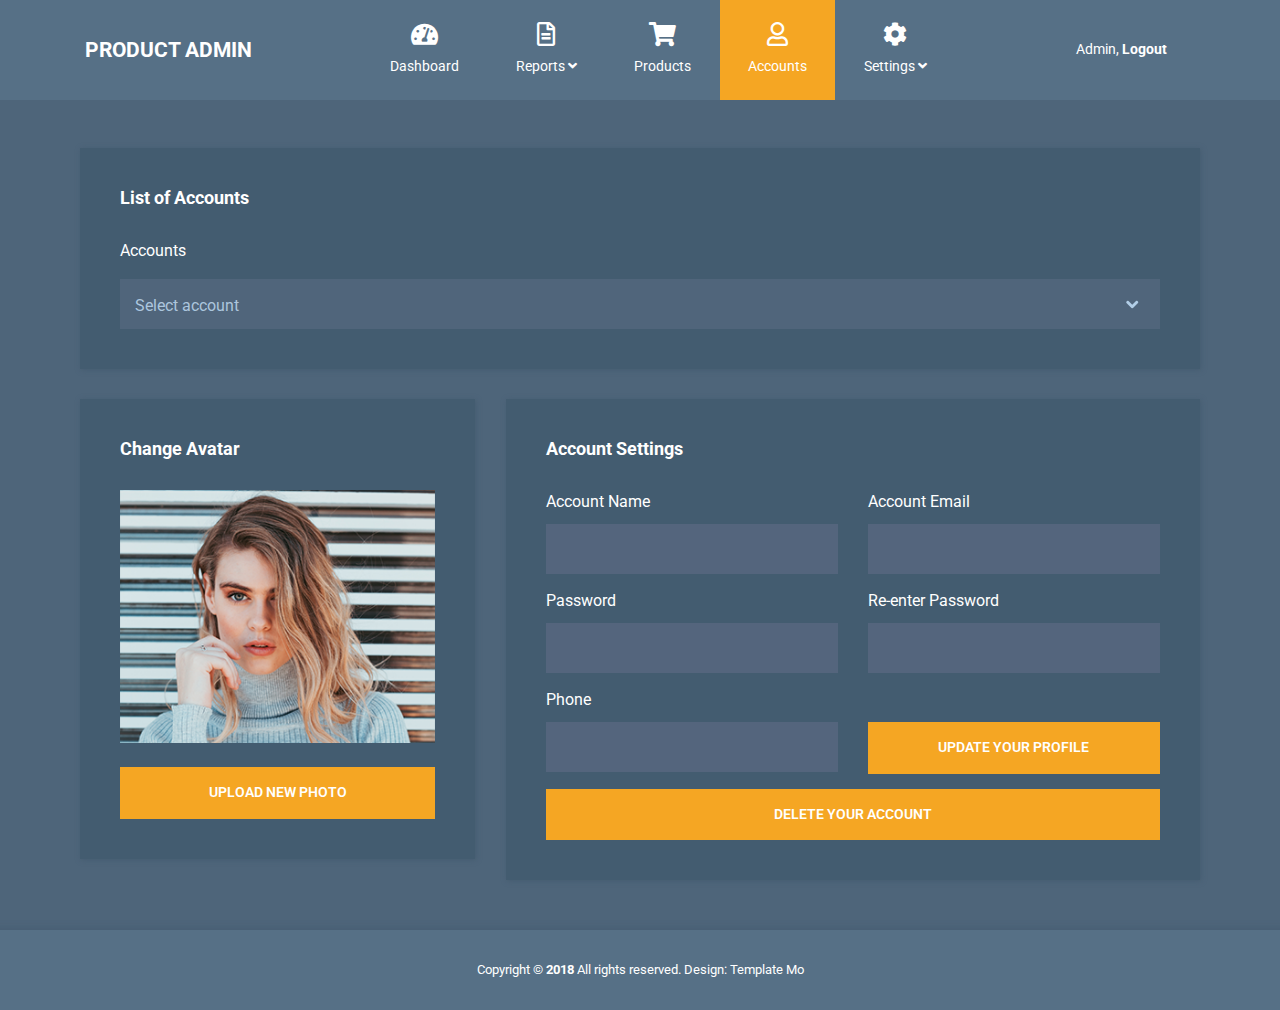
<file: 2/accounts.html>
<!DOCTYPE html>
<html lang="en">
  <head>
    <meta charset="UTF-8" />
    <meta name="viewport" content="width=device-width, initial-scale=1.0" />
    <meta http-equiv="X-UA-Compatible" content="ie=edge" />
    <title>Accounts - Product Admin Template</title>
    <link
      rel="stylesheet"
      href="https://fonts.googleapis.com/css?family=Roboto:400,700"
    />
    <!-- https://fonts.google.com/specimen/Roboto -->
    <link rel="stylesheet" href="css/fontawesome.min.css" />
    <!-- https://fontawesome.com/ -->
    <link rel="stylesheet" href="css/bootstrap.min.css" />
    <!-- https://getbootstrap.com/ -->
    <link rel="stylesheet" href="css/templatemo-style.css">
    <!--
	Product Admin CSS Template
	https://templatemo.com/tm-524-product-admin
	-->
  </head>

  <body id="reportsPage">
    <div class="" id="home">
      <nav class="navbar navbar-expand-xl">
        <div class="container h-100">
          <a class="navbar-brand" href="index.html">
            <h1 class="tm-site-title mb-0">Product Admin</h1>
          </a>
          <button
            class="navbar-toggler ml-auto mr-0"
            type="button"
            data-toggle="collapse"
            data-target="#navbarSupportedContent"
            aria-controls="navbarSupportedContent"
            aria-expanded="false"
            aria-label="Toggle navigation"
          >
            <i class="fas fa-bars tm-nav-icon"></i>
          </button>

          <div class="collapse navbar-collapse" id="navbarSupportedContent">
            <ul class="navbar-nav mx-auto h-100">
              <li class="nav-item">
                <a class="nav-link" href="index.html">
                  <i class="fas fa-tachometer-alt"></i> Dashboard
                  <span class="sr-only">(current)</span>
                </a>
              </li>
              <li class="nav-item dropdown">
                <a
                  class="nav-link dropdown-toggle"
                  href="#"
                  id="navbarDropdown"
                  role="button"
                  data-toggle="dropdown"
                  aria-haspopup="true"
                  aria-expanded="false"
                >
                  <i class="far fa-file-alt"></i>
                  <span> Reports <i class="fas fa-angle-down"></i> </span>
                </a>
                <div class="dropdown-menu" aria-labelledby="navbarDropdown">
                  <a class="dropdown-item" href="#">Daily Report</a>
                  <a class="dropdown-item" href="#">Weekly Report</a>
                  <a class="dropdown-item" href="#">Yearly Report</a>
                </div>
              </li>
              <li class="nav-item">
                <a class="nav-link" href="products.html">
                  <i class="fas fa-shopping-cart"></i> Products
                </a>
              </li>

              <li class="nav-item">
                <a class="nav-link active" href="accounts.html">
                  <i class="far fa-user"></i> Accounts
                </a>
              </li>
              <li class="nav-item dropdown">
                <a
                  class="nav-link dropdown-toggle"
                  href="#"
                  id="navbarDropdown"
                  role="button"
                  data-toggle="dropdown"
                  aria-haspopup="true"
                  aria-expanded="false"
                >
                  <i class="fas fa-cog"></i>
                  <span> Settings <i class="fas fa-angle-down"></i> </span>
                </a>
                <div class="dropdown-menu" aria-labelledby="navbarDropdown">
                  <a class="dropdown-item" href="#">Profile</a>
                  <a class="dropdown-item" href="#">Billing</a>
                  <a class="dropdown-item" href="#">Customize</a>
                </div>
              </li>
            </ul>
            <ul class="navbar-nav">
              <li class="nav-item">
                <a class="nav-link d-block" href="login.html">
                  Admin, <b>Logout</b>
                </a>
              </li>
            </ul>
          </div>
        </div>
      </nav>
      <div class="container mt-5">
        <div class="row tm-content-row">
          <div class="col-12 tm-block-col">
            <div class="tm-bg-primary-dark tm-block tm-block-h-auto">
              <h2 class="tm-block-title">List of Accounts</h2>
              <p class="text-white">Accounts</p>
              <select class="custom-select">
                <option value="0">Select account</option>
                <option value="1">Admin</option>
                <option value="2">Editor</option>
                <option value="3">Merchant</option>
                <option value="4">Customer</option>
              </select>
            </div>
          </div>
        </div>
        <!-- row -->
        <div class="row tm-content-row">
          <div class="tm-block-col tm-col-avatar">
            <div class="tm-bg-primary-dark tm-block tm-block-avatar">
              <h2 class="tm-block-title">Change Avatar</h2>
              <div class="tm-avatar-container">
                <img
                  src="img/avatar.png"
                  alt="Avatar"
                  class="tm-avatar img-fluid mb-4"
                />
                <a href="#" class="tm-avatar-delete-link">
                  <i class="far fa-trash-alt tm-product-delete-icon"></i>
                </a>
              </div>
              <button class="btn btn-primary btn-block text-uppercase">
                Upload New Photo
              </button>
            </div>
          </div>
          <div class="tm-block-col tm-col-account-settings">
            <div class="tm-bg-primary-dark tm-block tm-block-settings">
              <h2 class="tm-block-title">Account Settings</h2>
              <form action="" class="tm-signup-form row">
                <div class="form-group col-lg-6">
                  <label for="name">Account Name</label>
                  <input
                    id="name"
                    name="name"
                    type="text"
                    class="form-control validate"
                  />
                </div>
                <div class="form-group col-lg-6">
                  <label for="email">Account Email</label>
                  <input
                    id="email"
                    name="email"
                    type="email"
                    class="form-control validate"
                  />
                </div>
                <div class="form-group col-lg-6">
                  <label for="password">Password</label>
                  <input
                    id="password"
                    name="password"
                    type="password"
                    class="form-control validate"
                  />
                </div>
                <div class="form-group col-lg-6">
                  <label for="password2">Re-enter Password</label>
                  <input
                    id="password2"
                    name="password2"
                    type="password"
                    class="form-control validate"
                  />
                </div>
                <div class="form-group col-lg-6">
                  <label for="phone">Phone</label>
                  <input
                    id="phone"
                    name="phone"
                    type="tel"
                    class="form-control validate"
                  />
                </div>
                <div class="form-group col-lg-6">
                  <label class="tm-hide-sm">&nbsp;</label>
                  <button
                    type="submit"
                    class="btn btn-primary btn-block text-uppercase"
                  >
                    Update Your Profile
                  </button>
                </div>
                <div class="col-12">
                  <button
                    type="submit"
                    class="btn btn-primary btn-block text-uppercase"
                  >
                    Delete Your Account
                  </button>
                </div>
              </form>
            </div>
          </div>
        </div>
      </div>
      <footer class="tm-footer row tm-mt-small">
        <div class="col-12 font-weight-light">
          <p class="text-center text-white mb-0 px-4 small">
            Copyright &copy; <b>2018</b> All rights reserved. 
            
            Design: <a rel="nofollow noopener" href="https://templatemo.com" class="tm-footer-link">Template Mo</a>
          </p>
        </div>
      </footer>
    </div>

    <script src="js/jquery-3.3.1.min.js"></script>
    <!-- https://jquery.com/download/ -->
    <script src="js/bootstrap.min.js"></script>
    <!-- https://getbootstrap.com/ -->
  </body>
</html>
</file>
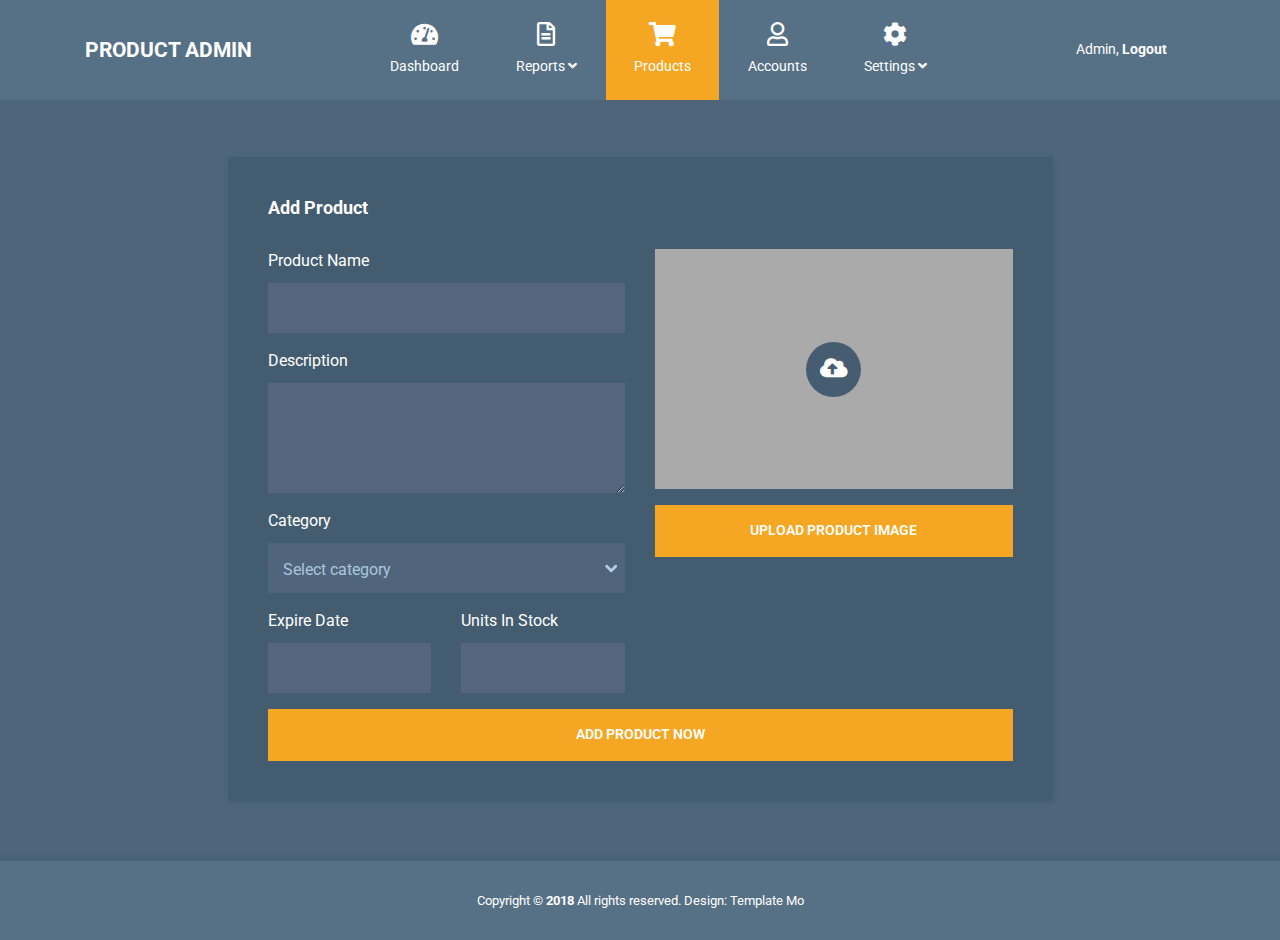
<file: 2/add-product.html>
<!DOCTYPE html>
<html lang="en">
  <head>
    <meta charset="UTF-8" />
    <meta name="viewport" content="width=device-width, initial-scale=1.0" />
    <meta http-equiv="X-UA-Compatible" content="ie=edge" />
    <title>Add Product - Dashboard HTML Template</title>
    <link
      rel="stylesheet"
      href="https://fonts.googleapis.com/css?family=Roboto:400,700"
    />
    <!-- https://fonts.google.com/specimen/Roboto -->
    <link rel="stylesheet" href="css/fontawesome.min.css" />
    <!-- https://fontawesome.com/ -->
    <link rel="stylesheet" href="jquery-ui-datepicker/jquery-ui.min.css" type="text/css" />
    <!-- http://api.jqueryui.com/datepicker/ -->
    <link rel="stylesheet" href="css/bootstrap.min.css" />
    <!-- https://getbootstrap.com/ -->
    <link rel="stylesheet" href="css/templatemo-style.css">
    <!--
	Product Admin CSS Template
	https://templatemo.com/tm-524-product-admin
	-->
  </head>

  <body>
    <nav class="navbar navbar-expand-xl">
      <div class="container h-100">
        <a class="navbar-brand" href="index.html">
          <h1 class="tm-site-title mb-0">Product Admin</h1>
        </a>
        <button
          class="navbar-toggler ml-auto mr-0"
          type="button"
          data-toggle="collapse"
          data-target="#navbarSupportedContent"
          aria-controls="navbarSupportedContent"
          aria-expanded="false"
          aria-label="Toggle navigation"
        >
          <i class="fas fa-bars tm-nav-icon"></i>
        </button>

        <div class="collapse navbar-collapse" id="navbarSupportedContent">
          <ul class="navbar-nav mx-auto h-100">
            <li class="nav-item">
              <a class="nav-link" href="index.html">
                <i class="fas fa-tachometer-alt"></i> Dashboard
                <span class="sr-only">(current)</span>
              </a>
            </li>
            <li class="nav-item dropdown">
              <a
                class="nav-link dropdown-toggle"
                href="#"
                id="navbarDropdown"
                role="button"
                data-toggle="dropdown"
                aria-haspopup="true"
                aria-expanded="false"
              >
                <i class="far fa-file-alt"></i>
                <span> Reports <i class="fas fa-angle-down"></i> </span>
              </a>
              <div class="dropdown-menu" aria-labelledby="navbarDropdown">
                <a class="dropdown-item" href="#">Daily Report</a>
                <a class="dropdown-item" href="#">Weekly Report</a>
                <a class="dropdown-item" href="#">Yearly Report</a>
              </div>
            </li>
            <li class="nav-item">
              <a class="nav-link active" href="products.html">
                <i class="fas fa-shopping-cart"></i> Products
              </a>
            </li>

            <li class="nav-item">
              <a class="nav-link" href="accounts.html">
                <i class="far fa-user"></i> Accounts
              </a>
            </li>
            <li class="nav-item dropdown">
              <a
                class="nav-link dropdown-toggle"
                href="#"
                id="navbarDropdown"
                role="button"
                data-toggle="dropdown"
                aria-haspopup="true"
                aria-expanded="false"
              >
                <i class="fas fa-cog"></i>
                <span> Settings <i class="fas fa-angle-down"></i> </span>
              </a>
              <div class="dropdown-menu" aria-labelledby="navbarDropdown">
                <a class="dropdown-item" href="#">Profile</a>
                <a class="dropdown-item" href="#">Billing</a>
                <a class="dropdown-item" href="#">Customize</a>
              </div>
            </li>
          </ul>
          <ul class="navbar-nav">
            <li class="nav-item">
              <a class="nav-link d-block" href="login.html">
                Admin, <b>Logout</b>
              </a>
            </li>
          </ul>
        </div>
      </div>
    </nav>
    <div class="container tm-mt-big tm-mb-big">
      <div class="row">
        <div class="col-xl-9 col-lg-10 col-md-12 col-sm-12 mx-auto">
          <div class="tm-bg-primary-dark tm-block tm-block-h-auto">
            <div class="row">
              <div class="col-12">
                <h2 class="tm-block-title d-inline-block">Add Product</h2>
              </div>
            </div>
            <div class="row tm-edit-product-row">
              <div class="col-xl-6 col-lg-6 col-md-12">
                <form action="" class="tm-edit-product-form">
                  <div class="form-group mb-3">
                    <label
                      for="name"
                      >Product Name
                    </label>
                    <input
                      id="name"
                      name="name"
                      type="text"
                      class="form-control validate"
                      required
                    />
                  </div>
                  <div class="form-group mb-3">
                    <label
                      for="description"
                      >Description</label
                    >
                    <textarea
                      class="form-control validate"
                      rows="3"
                      required
                    ></textarea>
                  </div>
                  <div class="form-group mb-3">
                    <label
                      for="category"
                      >Category</label
                    >
                    <select
                      class="custom-select tm-select-accounts"
                      id="category"
                    >
                      <option selected>Select category</option>
                      <option value="1">New Arrival</option>
                      <option value="2">Most Popular</option>
                      <option value="3">Trending</option>
                    </select>
                  </div>
                  <div class="row">
                      <div class="form-group mb-3 col-xs-12 col-sm-6">
                          <label
                            for="expire_date"
                            >Expire Date
                          </label>
                          <input
                            id="expire_date"
                            name="expire_date"
                            type="text"
                            class="form-control validate"
                            data-large-mode="true"
                          />
                        </div>
                        <div class="form-group mb-3 col-xs-12 col-sm-6">
                          <label
                            for="stock"
                            >Units In Stock
                          </label>
                          <input
                            id="stock"
                            name="stock"
                            type="text"
                            class="form-control validate"
                            required
                          />
                        </div>
                  </div>
                  
              </div>
              <div class="col-xl-6 col-lg-6 col-md-12 mx-auto mb-4">
                <div class="tm-product-img-dummy mx-auto">
                  <i
                    class="fas fa-cloud-upload-alt tm-upload-icon"
                    onclick="document.getElementById('fileInput').click();"
                  ></i>
                </div>
                <div class="custom-file mt-3 mb-3">
                  <input id="fileInput" type="file" style="display:none;" />
                  <input
                    type="button"
                    class="btn btn-primary btn-block mx-auto"
                    value="UPLOAD PRODUCT IMAGE"
                    onclick="document.getElementById('fileInput').click();"
                  />
                </div>
              </div>
              <div class="col-12">
                <button type="submit" class="btn btn-primary btn-block text-uppercase">Add Product Now</button>
              </div>
            </form>
            </div>
          </div>
        </div>
      </div>
    </div>
    <footer class="tm-footer row tm-mt-small">
        <div class="col-12 font-weight-light">
          <p class="text-center text-white mb-0 px-4 small">
            Copyright &copy; <b>2018</b> All rights reserved. 
            
            Design: <a rel="nofollow noopener" href="https://templatemo.com" class="tm-footer-link">Template Mo</a>
        </p>
        </div>
    </footer> 

    <script src="js/jquery-3.3.1.min.js"></script>
    <!-- https://jquery.com/download/ -->
    <script src="jquery-ui-datepicker/jquery-ui.min.js"></script>
    <!-- https://jqueryui.com/download/ -->
    <script src="js/bootstrap.min.js"></script>
    <!-- https://getbootstrap.com/ -->
    <script>
      $(function() {
        $("#expire_date").datepicker();
      });
    </script>
  </body>
</html>
</file>
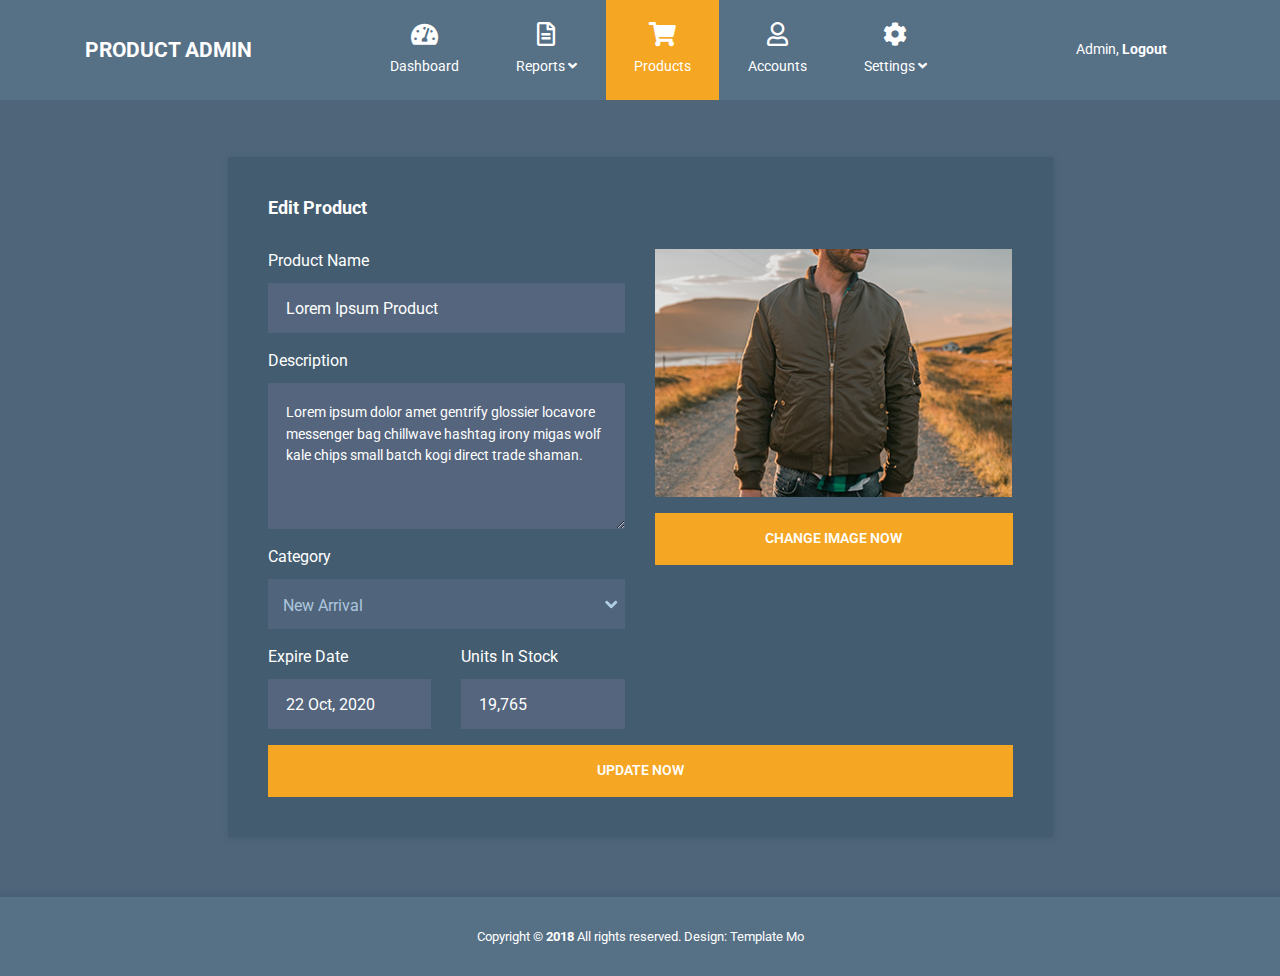
<file: 2/edit-product.html>
<!DOCTYPE html>
<html lang="en">
  <head>
    <meta charset="UTF-8" />
    <meta name="viewport" content="width=device-width, initial-scale=1.0" />
    <meta http-equiv="X-UA-Compatible" content="ie=edge" />
    <title>Edit Product - Dashboard Admin Template</title>
    <link
      rel="stylesheet"
      href="https://fonts.googleapis.com/css?family=Roboto:400,700"
    />
    <!-- https://fonts.google.com/specimen/Roboto -->
    <link rel="stylesheet" href="css/fontawesome.min.css" />
    <!-- https://fontawesome.com/ -->
    <link rel="stylesheet" href="jquery-ui-datepicker/jquery-ui.min.css" type="text/css" />
    <!-- http://api.jqueryui.com/datepicker/ -->
    <link rel="stylesheet" href="css/bootstrap.min.css" />
    <!-- https://getbootstrap.com/ -->
    <link rel="stylesheet" href="css/templatemo-style.css">
    <!--
	Product Admin CSS Template
	https://templatemo.com/tm-524-product-admin
	-->
  </head>

  <body>
    <nav class="navbar navbar-expand-xl">
      <div class="container h-100">
        <a class="navbar-brand" href="index.html">
          <h1 class="tm-site-title mb-0">Product Admin</h1>
        </a>
        <button
          class="navbar-toggler ml-auto mr-0"
          type="button"
          data-toggle="collapse"
          data-target="#navbarSupportedContent"
          aria-controls="navbarSupportedContent"
          aria-expanded="false"
          aria-label="Toggle navigation"
        >
          <i class="fas fa-bars tm-nav-icon"></i>
        </button>

        <div class="collapse navbar-collapse" id="navbarSupportedContent">
          <ul class="navbar-nav mx-auto h-100">
            <li class="nav-item">
              <a class="nav-link" href="index.html">
                <i class="fas fa-tachometer-alt"></i> Dashboard
                <span class="sr-only">(current)</span>
              </a>
            </li>
            <li class="nav-item dropdown">
              <a
                class="nav-link dropdown-toggle"
                href="#"
                id="navbarDropdown"
                role="button"
                data-toggle="dropdown"
                aria-haspopup="true"
                aria-expanded="false"
              >
                <i class="far fa-file-alt"></i>
                <span> Reports <i class="fas fa-angle-down"></i> </span>
              </a>
              <div class="dropdown-menu" aria-labelledby="navbarDropdown">
                <a class="dropdown-item" href="#">Daily Report</a>
                <a class="dropdown-item" href="#">Weekly Report</a>
                <a class="dropdown-item" href="#">Yearly Report</a>
              </div>
            </li>
            <li class="nav-item">
              <a class="nav-link active" href="products.html">
                <i class="fas fa-shopping-cart"></i> Products
              </a>
            </li>

            <li class="nav-item">
              <a class="nav-link" href="accounts.html">
                <i class="far fa-user"></i> Accounts
              </a>
            </li>
            <li class="nav-item dropdown">
              <a
                class="nav-link dropdown-toggle"
                href="#"
                id="navbarDropdown"
                role="button"
                data-toggle="dropdown"
                aria-haspopup="true"
                aria-expanded="false"
              >
                <i class="fas fa-cog"></i>
                <span> Settings <i class="fas fa-angle-down"></i> </span>
              </a>
              <div class="dropdown-menu" aria-labelledby="navbarDropdown">
                <a class="dropdown-item" href="#">Profile</a>
                <a class="dropdown-item" href="#">Billing</a>
                <a class="dropdown-item" href="#">Customize</a>
              </div>
            </li>
          </ul>
          <ul class="navbar-nav">
            <li class="nav-item">
              <a class="nav-link d-block" href="login.html">
                Admin, <b>Logout</b>
              </a>
            </li>
          </ul>
        </div>
      </div>
    </nav>
    <div class="container tm-mt-big tm-mb-big">
      <div class="row">
        <div class="col-xl-9 col-lg-10 col-md-12 col-sm-12 mx-auto">
          <div class="tm-bg-primary-dark tm-block tm-block-h-auto">
            <div class="row">
              <div class="col-12">
                <h2 class="tm-block-title d-inline-block">Edit Product</h2>
              </div>
            </div>
            <div class="row tm-edit-product-row">
              <div class="col-xl-6 col-lg-6 col-md-12">
                <form action="" method="post" class="tm-edit-product-form">
                  <div class="form-group mb-3">
                    <label
                      for="name"
                      >Product Name
                    </label>
                    <input
                      id="name"
                      name="name"
                      type="text"
                      value="Lorem Ipsum Product"
                      class="form-control validate"
                    />
                  </div>
                  <div class="form-group mb-3">
                    <label
                      for="description"
                      >Description</label
                    >
                    <textarea                    
                      class="form-control validate tm-small"
                      rows="5"
                      required
                    >Lorem ipsum dolor amet gentrify glossier locavore messenger bag chillwave hashtag irony migas wolf kale chips small batch kogi direct trade shaman.</textarea>
                  </div>
                  <div class="form-group mb-3">
                    <label
                      for="category"
                      >Category</label
                    >
                    <select
                      class="custom-select tm-select-accounts"
                      id="category"
                    >
                      <option>Select category</option>
                      <option value="1" selected>New Arrival</option>
                      <option value="2">Most Popular</option>
                      <option value="3">Trending</option>
                    </select>
                  </div>
                  <div class="row">
                      <div class="form-group mb-3 col-xs-12 col-sm-6">
                          <label
                            for="expire_date"
                            >Expire Date
                          </label>
                          <input
                            id="expire_date"
                            name="expire_date"
                            type="text"
                            value="22 Oct, 2020"
                            class="form-control validate"
                            data-large-mode="true"
                          />
                        </div>
                        <div class="form-group mb-3 col-xs-12 col-sm-6">
                          <label
                            for="stock"
                            >Units In Stock
                          </label>
                          <input
                            id="stock"
                            name="stock"
                            type="text"
                            value="19,765"
                            class="form-control validate"
                          />
                        </div>
                  </div>
                  
              </div>
              <div class="col-xl-6 col-lg-6 col-md-12 mx-auto mb-4">
                <div class="tm-product-img-edit mx-auto">
                  <img src="img/product-image.jpg" alt="Product image" class="img-fluid d-block mx-auto">
                  <i
                    class="fas fa-cloud-upload-alt tm-upload-icon"
                    onclick="document.getElementById('fileInput').click();"
                  ></i>
                </div>
                <div class="custom-file mt-3 mb-3">
                  <input id="fileInput" type="file" style="display:none;" />
                  <input
                    type="button"
                    class="btn btn-primary btn-block mx-auto"
                    value="CHANGE IMAGE NOW"
                    onclick="document.getElementById('fileInput').click();"
                  />
                </div>
              </div>
              <div class="col-12">
                <button type="submit" class="btn btn-primary btn-block text-uppercase">Update Now</button>
              </div>
            </form>
            </div>
          </div>
        </div>
      </div>
    </div>
    <footer class="tm-footer row tm-mt-small">
        <div class="col-12 font-weight-light">
          <p class="text-center text-white mb-0 px-4 small">
            Copyright &copy; <b>2018</b> All rights reserved. 
            
            Design: <a rel="nofollow noopener" href="https://templatemo.com" class="tm-footer-link">Template Mo</a>
        </p>
        </div>
    </footer> 

    <script src="js/jquery-3.3.1.min.js"></script>
    <!-- https://jquery.com/download/ -->
    <script src="jquery-ui-datepicker/jquery-ui.min.js"></script>
    <!-- https://jqueryui.com/download/ -->
    <script src="js/bootstrap.min.js"></script>
    <!-- https://getbootstrap.com/ -->
    <script>
      $(function() {
        $("#expire_date").datepicker({
          defaultDate: "10/22/2020"
        });
      });
    </script>
  </body>
</html>
</file>
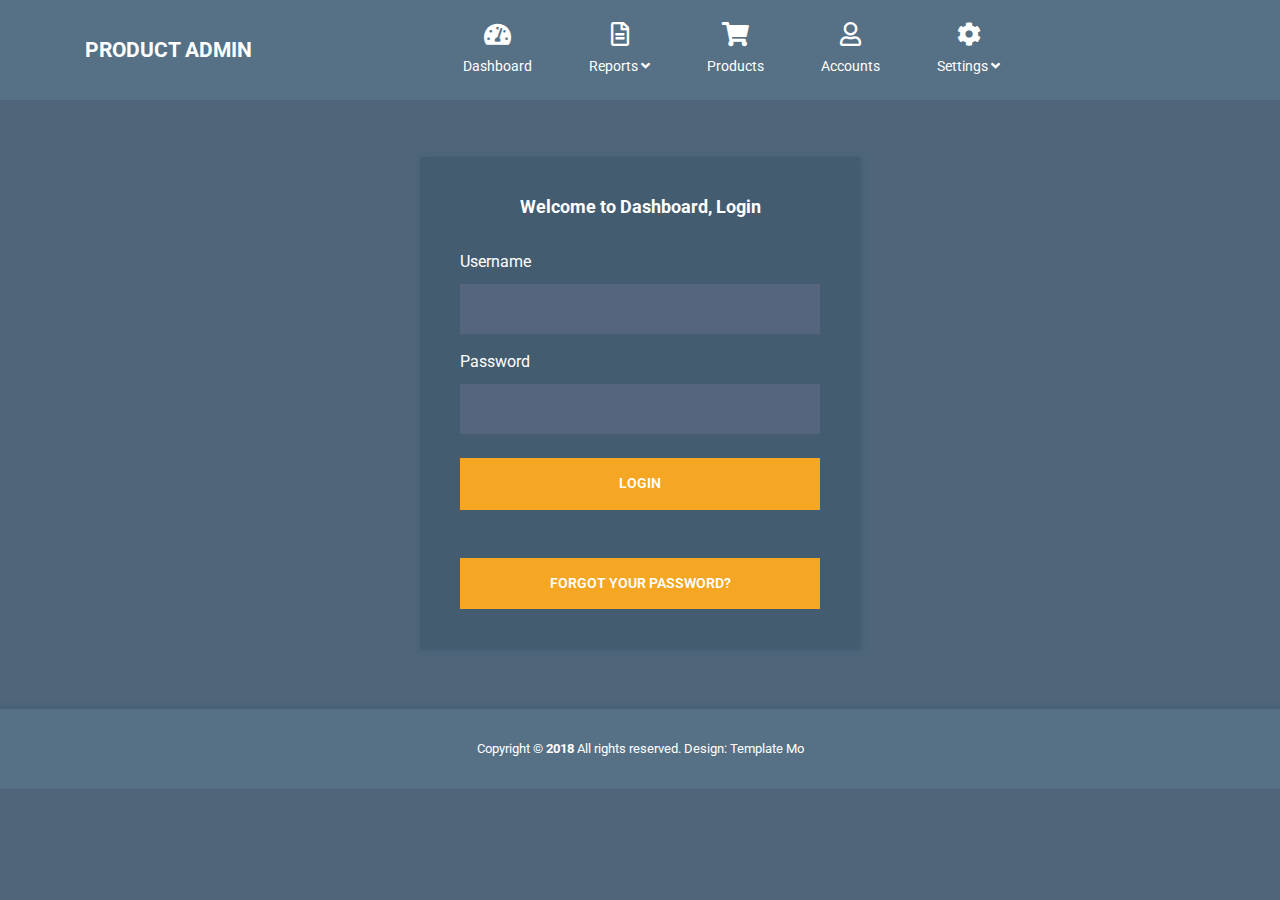
<file: 2/login.html>
<!DOCTYPE html>
<html lang="en">
  <head>
    <meta charset="UTF-8" />
    <meta name="viewport" content="width=device-width, initial-scale=1.0" />
    <meta http-equiv="X-UA-Compatible" content="ie=edge" />
    <title>Login Page - Product Admin Template</title>
    <link
      rel="stylesheet"
      href="https://fonts.googleapis.com/css?family=Roboto:400,700"
    />
    <!-- https://fonts.google.com/specimen/Open+Sans -->
    <link rel="stylesheet" href="css/fontawesome.min.css" />
    <!-- https://fontawesome.com/ -->
    <link rel="stylesheet" href="css/bootstrap.min.css" />
    <!-- https://getbootstrap.com/ -->
    <link rel="stylesheet" href="css/templatemo-style.css">
    <!--
	Product Admin CSS Template
	https://templatemo.com/tm-524-product-admin
	-->
  </head>

  <body>
    <div>
      <nav class="navbar navbar-expand-xl">
        <div class="container h-100">
          <a class="navbar-brand" href="index.html">
            <h1 class="tm-site-title mb-0">Product Admin</h1>
          </a>
          <button
            class="navbar-toggler ml-auto mr-0"
            type="button"
            data-toggle="collapse"
            data-target="#navbarSupportedContent"
            aria-controls="navbarSupportedContent"
            aria-expanded="false"
            aria-label="Toggle navigation"
          >
            <i class="fas fa-bars tm-nav-icon"></i>
          </button>

          <div class="collapse navbar-collapse" id="navbarSupportedContent">
            <ul class="navbar-nav mx-auto h-100">
              <li class="nav-item">
                <a class="nav-link" href="index.html">
                  <i class="fas fa-tachometer-alt"></i> Dashboard
                  <span class="sr-only">(current)</span>
                </a>
              </li>
              <li class="nav-item dropdown">
                <a
                  class="nav-link dropdown-toggle"
                  href="#"
                  id="navbarDropdown"
                  role="button"
                  data-toggle="dropdown"
                  aria-haspopup="true"
                  aria-expanded="false"
                >
                  <i class="far fa-file-alt"></i>
                  <span> Reports <i class="fas fa-angle-down"></i> </span>
                </a>
                <div class="dropdown-menu" aria-labelledby="navbarDropdown">
                  <a class="dropdown-item" href="#">Daily Report</a>
                  <a class="dropdown-item" href="#">Weekly Report</a>
                  <a class="dropdown-item" href="#">Yearly Report</a>
                </div>
              </li>
              <li class="nav-item">
                <a class="nav-link" href="products.html">
                  <i class="fas fa-shopping-cart"></i> Products
                </a>
              </li>

              <li class="nav-item">
                <a class="nav-link" href="accounts.html">
                  <i class="far fa-user"></i> Accounts
                </a>
              </li>
              <li class="nav-item dropdown">
                <a
                  class="nav-link dropdown-toggle"
                  href="#"
                  id="navbarDropdown"
                  role="button"
                  data-toggle="dropdown"
                  aria-haspopup="true"
                  aria-expanded="false"
                >
                  <i class="fas fa-cog"></i>
                  <span> Settings <i class="fas fa-angle-down"></i> </span>
                </a>
                <div class="dropdown-menu" aria-labelledby="navbarDropdown">
                  <a class="dropdown-item" href="#">Profile</a>
                  <a class="dropdown-item" href="#">Billing</a>
                  <a class="dropdown-item" href="#">Customize</a>
                </div>
              </li>
            </ul>
          </div>
        </div>
      </nav>
    </div>

    <div class="container tm-mt-big tm-mb-big">
      <div class="row">
        <div class="col-12 mx-auto tm-login-col">
          <div class="tm-bg-primary-dark tm-block tm-block-h-auto">
            <div class="row">
              <div class="col-12 text-center">
                <h2 class="tm-block-title mb-4">Welcome to Dashboard, Login</h2>
              </div>
            </div>
            <div class="row mt-2">
              <div class="col-12">
                <form action="index.html" method="post" class="tm-login-form">
                  <div class="form-group">
                    <label for="username">Username</label>
                    <input
                      name="username"
                      type="text"
                      class="form-control validate"
                      id="username"
                      value=""
                      required
                    />
                  </div>
                  <div class="form-group mt-3">
                    <label for="password">Password</label>
                    <input
                      name="password"
                      type="password"
                      class="form-control validate"
                      id="password"
                      value=""
                      required
                    />
                  </div>
                  <div class="form-group mt-4">
                    <button
                      type="submit"
                      class="btn btn-primary btn-block text-uppercase"
                    >
                      Login
                    </button>
                  </div>
                  <button class="mt-5 btn btn-primary btn-block text-uppercase">
                    Forgot your password?
                  </button>
                </form>
              </div>
            </div>
          </div>
        </div>
      </div>
    </div>
    <footer class="tm-footer row tm-mt-small">
      <div class="col-12 font-weight-light">
        <p class="text-center text-white mb-0 px-4 small">
          Copyright &copy; <b>2018</b> All rights reserved. 
          
          Design: <a rel="nofollow noopener" href="https://templatemo.com" class="tm-footer-link">Template Mo</a>
        </p>
      </div>
    </footer>
    <script src="js/jquery-3.3.1.min.js"></script>
    <!-- https://jquery.com/download/ -->
    <script src="js/bootstrap.min.js"></script>
    <!-- https://getbootstrap.com/ -->
  </body>
</html>
</file>
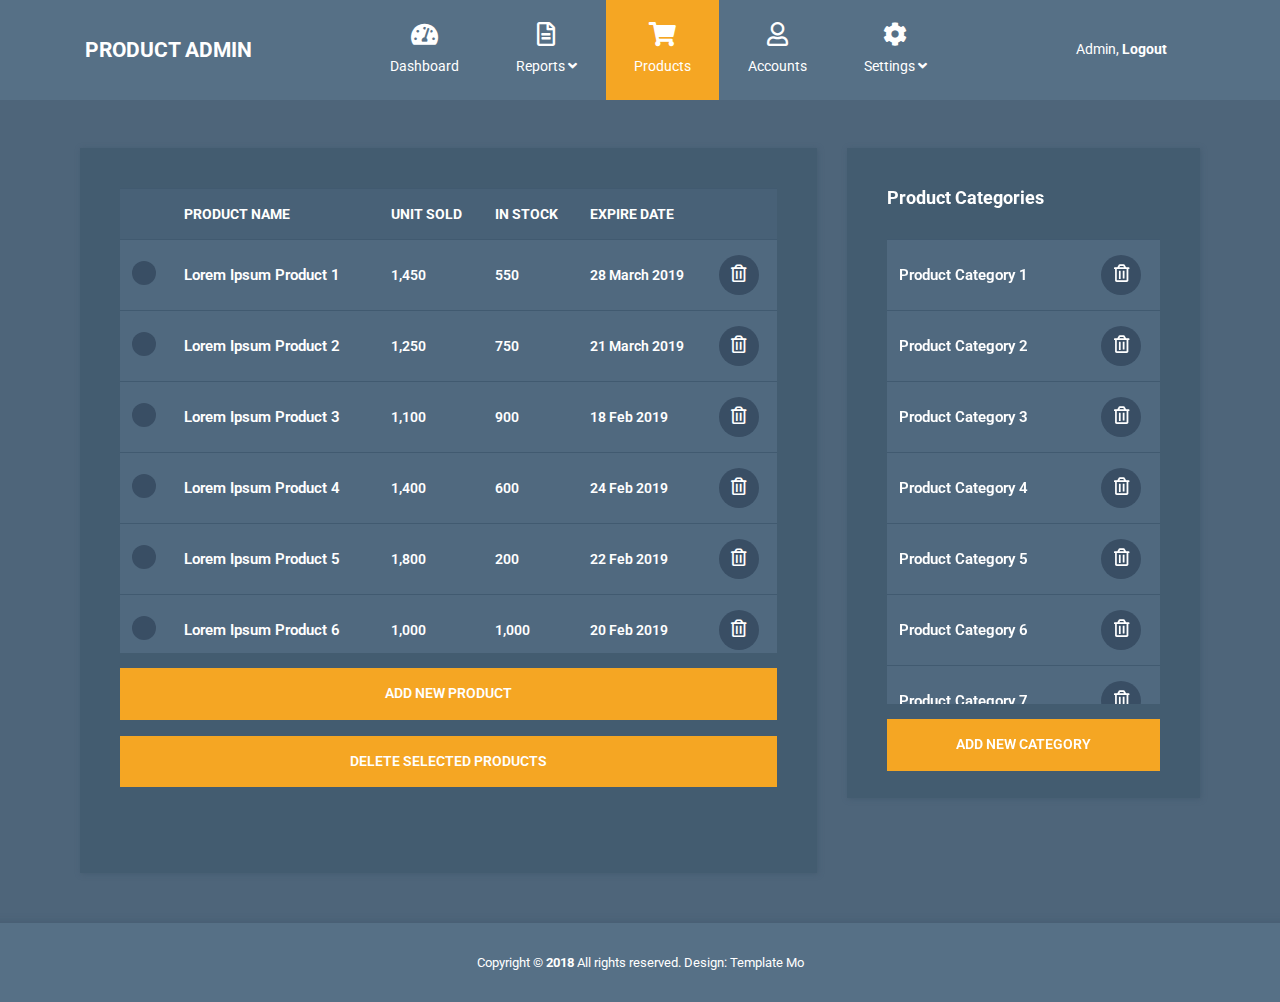
<file: 2/products.html>
<!DOCTYPE html>
<html lang="en">
  <head>
    <meta charset="UTF-8" />
    <meta name="viewport" content="width=device-width, initial-scale=1.0" />
    <meta http-equiv="X-UA-Compatible" content="ie=edge" />
    <title>Product Page - Admin HTML Template</title>
    <link
      rel="stylesheet"
      href="https://fonts.googleapis.com/css?family=Roboto:400,700"
    />
    <!-- https://fonts.google.com/specimen/Roboto -->
    <link rel="stylesheet" href="css/fontawesome.min.css" />
    <!-- https://fontawesome.com/ -->
    <link rel="stylesheet" href="css/bootstrap.min.css" />
    <!-- https://getbootstrap.com/ -->
    <link rel="stylesheet" href="css/templatemo-style.css">
    <!--
	Product Admin CSS Template
	https://templatemo.com/tm-524-product-admin
	-->
  </head>

  <body id="reportsPage">
    <nav class="navbar navbar-expand-xl">
      <div class="container h-100">
        <a class="navbar-brand" href="index.html">
          <h1 class="tm-site-title mb-0">Product Admin</h1>
        </a>
        <button
          class="navbar-toggler ml-auto mr-0"
          type="button"
          data-toggle="collapse"
          data-target="#navbarSupportedContent"
          aria-controls="navbarSupportedContent"
          aria-expanded="false"
          aria-label="Toggle navigation"
        >
          <i class="fas fa-bars tm-nav-icon"></i>
        </button>

        <div class="collapse navbar-collapse" id="navbarSupportedContent">
          <ul class="navbar-nav mx-auto h-100">
            <li class="nav-item">
              <a class="nav-link" href="index.html">
                <i class="fas fa-tachometer-alt"></i> Dashboard
                <span class="sr-only">(current)</span>
              </a>
            </li>
            <li class="nav-item dropdown">
              <a
                class="nav-link dropdown-toggle"
                href="#"
                id="navbarDropdown"
                role="button"
                data-toggle="dropdown"
                aria-haspopup="true"
                aria-expanded="false">
                <i class="far fa-file-alt"></i>
                <span> Reports <i class="fas fa-angle-down"></i> </span>
              </a>
              <div class="dropdown-menu" aria-labelledby="navbarDropdown">
                <a class="dropdown-item" href="#">Daily Report</a>
                <a class="dropdown-item" href="#">Weekly Report</a>
                <a class="dropdown-item" href="#">Yearly Report</a>
              </div>
            </li>
            <li class="nav-item">
              <a class="nav-link active" href="products.html">
                <i class="fas fa-shopping-cart"></i> Products
              </a>
            </li>

            <li class="nav-item">
              <a class="nav-link" href="accounts.html">
                <i class="far fa-user"></i> Accounts
              </a>
            </li>
            <li class="nav-item dropdown">
              <a
                class="nav-link dropdown-toggle"
                href="#"
                id="navbarDropdown"
                role="button"
                data-toggle="dropdown"
                aria-haspopup="true"
                aria-expanded="false">
                <i class="fas fa-cog"></i>
                <span> Settings <i class="fas fa-angle-down"></i> </span>
              </a>
              <div class="dropdown-menu" aria-labelledby="navbarDropdown">
                <a class="dropdown-item" href="#">Profile</a>
                <a class="dropdown-item" href="#">Billing</a>
                <a class="dropdown-item" href="#">Customize</a>
              </div>
            </li>
          </ul>
          <ul class="navbar-nav">
            <li class="nav-item">
              <a class="nav-link d-block" href="login.html">
                Admin, <b>Logout</b>
              </a>
            </li>
          </ul>
        </div>
      </div>
    </nav>
    <div class="container mt-5">
      <div class="row tm-content-row">
        <div class="col-sm-12 col-md-12 col-lg-8 col-xl-8 tm-block-col">
          <div class="tm-bg-primary-dark tm-block tm-block-products">
            <div class="tm-product-table-container">
              <table class="table table-hover tm-table-small tm-product-table">
                <thead>
                  <tr>
                    <th scope="col">&nbsp;</th>
                    <th scope="col">PRODUCT NAME</th>
                    <th scope="col">UNIT SOLD</th>
                    <th scope="col">IN STOCK</th>
                    <th scope="col">EXPIRE DATE</th>
                    <th scope="col">&nbsp;</th>
                  </tr>
                </thead>
                <tbody>
                  <tr>
                    <th scope="row"><input type="checkbox" /></th>
                    <td class="tm-product-name">Lorem Ipsum Product 1</td>
                    <td>1,450</td>
                    <td>550</td>
                    <td>28 March 2019</td>
                    <td>
                      <a href="#" class="tm-product-delete-link">
                        <i class="far fa-trash-alt tm-product-delete-icon"></i>
                      </a>
                    </td>
                  </tr>
                  <tr>
                    <th scope="row"><input type="checkbox" /></th>
                    <td class="tm-product-name">Lorem Ipsum Product 2</td>
                    <td>1,250</td>
                    <td>750</td>
                    <td>21 March 2019</td>
                    <td>
                      <a href="#" class="tm-product-delete-link">
                        <i class="far fa-trash-alt tm-product-delete-icon"></i>
                      </a>
                    </td>
                  </tr>
                  <tr>
                    <th scope="row"><input type="checkbox" /></th>
                    <td class="tm-product-name">Lorem Ipsum Product 3</td>
                    <td>1,100</td>
                    <td>900</td>
                    <td>18 Feb 2019</td>
                    <td>
                      <a href="#" class="tm-product-delete-link">
                        <i class="far fa-trash-alt tm-product-delete-icon"></i>
                      </a>
                    </td>
                  </tr>
                  <tr>
                    <th scope="row"><input type="checkbox" /></th>
                    <td class="tm-product-name">Lorem Ipsum Product 4</td>
                    <td>1,400</td>
                    <td>600</td>
                    <td>24 Feb 2019</td>
                    <td>
                      <a href="#" class="tm-product-delete-link">
                        <i class="far fa-trash-alt tm-product-delete-icon"></i>
                      </a>
                    </td>
                  </tr>
                  <tr>
                    <th scope="row"><input type="checkbox" /></th>
                    <td class="tm-product-name">Lorem Ipsum Product 5</td>
                    <td>1,800</td>
                    <td>200</td>
                    <td>22 Feb 2019</td>
                    <td>
                      <a href="#" class="tm-product-delete-link">
                        <i class="far fa-trash-alt tm-product-delete-icon"></i>
                      </a>
                    </td>
                  </tr>
                  <tr>
                    <th scope="row"><input type="checkbox" /></th>
                    <td class="tm-product-name">Lorem Ipsum Product 6</td>
                    <td>1,000</td>
                    <td>1,000</td>
                    <td>20 Feb 2019</td>
                    <td>
                      <a href="#" class="tm-product-delete-link">
                        <i class="far fa-trash-alt tm-product-delete-icon"></i>
                      </a>
                    </td>
                  </tr>
                  <tr>
                    <th scope="row"><input type="checkbox" /></th>
                    <td class="tm-product-name">Lorem Ipsum Product 7</td>
                    <td>500</td>
                    <td>100</td>
                    <td>10 Feb 2019</td>
                    <td>
                      <a href="#" class="tm-product-delete-link">
                        <i class="far fa-trash-alt tm-product-delete-icon"></i>
                      </a>
                    </td>
                  </tr>
                  <tr>
                    <th scope="row"><input type="checkbox" /></th>
                    <td class="tm-product-name">Lorem Ipsum Product 8</td>
                    <td>1,000</td>
                    <td>600</td>
                    <td>08 Feb 2019</td>
                    <td>
                      <a href="#" class="tm-product-delete-link">
                        <i class="far fa-trash-alt tm-product-delete-icon"></i>
                      </a>
                    </td>
                  </tr>
                  <tr>
                    <th scope="row"><input type="checkbox" /></th>
                    <td class="tm-product-name">Lorem Ipsum Product 9</td>
                    <td>1,200</td>
                    <td>800</td>
                    <td>24 Jan 2019</td>
                    <td>
                      <a href="#" class="tm-product-delete-link">
                        <i class="far fa-trash-alt tm-product-delete-icon"></i>
                      </a>
                    </td>
                  </tr>
                  <tr>
                    <th scope="row"><input type="checkbox" /></th>
                    <td class="tm-product-name">Lorem Ipsum Product 10</td>
                    <td>1,600</td>
                    <td>400</td>
                    <td>22 Jan 2019</td>
                    <td>
                      <a href="#" class="tm-product-delete-link">
                        <i class="far fa-trash-alt tm-product-delete-icon"></i>
                      </a>
                    </td>
                  </tr>
                  <tr>
                    <th scope="row"><input type="checkbox" /></th>
                    <td class="tm-product-name">Lorem Ipsum Product 11</td>
                    <td>2,000</td>
                    <td>400</td>
                    <td>21 Jan 2019</td>
                    <td>
                      <a href="#" class="tm-product-delete-link">
                        <i class="far fa-trash-alt tm-product-delete-icon"></i>
                      </a>
                    </td>
                  </tr>
                </tbody>
              </table>
            </div>
            <!-- table container -->
            <a
              href="add-product.html"
              class="btn btn-primary btn-block text-uppercase mb-3">Add new product</a>
            <button class="btn btn-primary btn-block text-uppercase">
              Delete selected products
            </button>
          </div>
        </div>
        <div class="col-sm-12 col-md-12 col-lg-4 col-xl-4 tm-block-col">
          <div class="tm-bg-primary-dark tm-block tm-block-product-categories">
            <h2 class="tm-block-title">Product Categories</h2>
            <div class="tm-product-table-container">
              <table class="table tm-table-small tm-product-table">
                <tbody>
                  <tr>
                    <td class="tm-product-name">Product Category 1</td>
                    <td class="text-center">
                      <a href="#" class="tm-product-delete-link">
                        <i class="far fa-trash-alt tm-product-delete-icon"></i>
                      </a>
                    </td>
                  </tr>
                  <tr>
                    <td class="tm-product-name">Product Category 2</td>
                    <td class="text-center">
                      <a href="#" class="tm-product-delete-link">
                        <i class="far fa-trash-alt tm-product-delete-icon"></i>
                      </a>
                    </td>
                  </tr>
                  <tr>
                    <td class="tm-product-name">Product Category 3</td>
                    <td class="text-center">
                      <a href="#" class="tm-product-delete-link">
                        <i class="far fa-trash-alt tm-product-delete-icon"></i>
                      </a>
                    </td>
                  </tr>
                  <tr>
                    <td class="tm-product-name">Product Category 4</td>
                    <td class="text-center">
                      <a href="#" class="tm-product-delete-link">
                        <i class="far fa-trash-alt tm-product-delete-icon"></i>
                      </a>
                    </td>
                  </tr>
                  <tr>
                    <td class="tm-product-name">Product Category 5</td>
                    <td class="text-center">
                      <a href="#" class="tm-product-delete-link">
                        <i class="far fa-trash-alt tm-product-delete-icon"></i>
                      </a>
                    </td>
                  </tr>
                  <tr>
                    <td class="tm-product-name">Product Category 6</td>
                    <td class="text-center">
                      <a href="#" class="tm-product-delete-link">
                        <i class="far fa-trash-alt tm-product-delete-icon"></i>
                      </a>
                    </td>
                  </tr>
                  <tr>
                    <td class="tm-product-name">Product Category 7</td>
                    <td class="text-center">
                      <a href="#" class="tm-product-delete-link">
                        <i class="far fa-trash-alt tm-product-delete-icon"></i>
                      </a>
                    </td>
                  </tr>
                  <tr>
                    <td class="tm-product-name">Product Category 8</td>
                    <td class="text-center">
                      <a href="#" class="tm-product-delete-link">
                        <i class="far fa-trash-alt tm-product-delete-icon"></i>
                      </a>
                    </td>
                  </tr>
                  <tr>
                    <td class="tm-product-name">Product Category 9</td>
                    <td class="text-center">
                      <a href="#" class="tm-product-delete-link">
                        <i class="far fa-trash-alt tm-product-delete-icon"></i>
                      </a>
                    </td>
                  </tr>
                  <tr>
                    <td class="tm-product-name">Product Category 10</td>
                    <td class="text-center">
                      <a href="#" class="tm-product-delete-link">
                        <i class="far fa-trash-alt tm-product-delete-icon"></i>
                      </a>
                    </td>
                  </tr>
                  <tr>
                    <td class="tm-product-name">Product Category 11</td>
                    <td class="text-center">
                      <a href="#" class="tm-product-delete-link">
                        <i class="far fa-trash-alt tm-product-delete-icon"></i>
                      </a>
                    </td>
                  </tr>
                </tbody>
              </table>
            </div>
            <!-- table container -->
            <button class="btn btn-primary btn-block text-uppercase mb-3">
              Add new category
            </button>
          </div>
        </div>
      </div>
    </div>
    <footer class="tm-footer row tm-mt-small">
      <div class="col-12 font-weight-light">
        <p class="text-center text-white mb-0 px-4 small">
          Copyright &copy; <b>2018</b> All rights reserved. 
          
          Design: <a rel="nofollow noopener" href="https://templatemo.com" class="tm-footer-link">Template Mo</a>
        </p>
      </div>
    </footer>

    <script src="js/jquery-3.3.1.min.js"></script>
    <!-- https://jquery.com/download/ -->
    <script src="js/bootstrap.min.js"></script>
    <!-- https://getbootstrap.com/ -->
    <script>
      $(function() {
        $(".tm-product-name").on("click", function() {
          window.location.href = "edit-product.html";
        });
      });
    </script>
  </body>
</html>
</file>
<file: 2/css/templatemo-style.css>
/*

Product Admin CSS Template

https://templatemo.com/tm-524-product-admin

*/

html {
  font-size: 16px;
  overflow-x: hidden;
}
body {
  font-family: Roboto, Helvetica, Arial, sans-serif;
  background-color: #4e657a;
  overflow-x: hidden;
}
a {
  transition: all 0.3s ease;
}
a:focus,
a:hover {
  text-decoration: none;
}
button:focus {
  outline: 0;
}
.navbar-brand {
  display: flex;
  align-items: center;
}
.tm-site-icon {
  color: #656565;
}
.tm-site-title {
  display: inline-block;
  text-transform: uppercase;
  font-size: 1.3rem;
  font-weight: 700;
  color: #fff;
}
.navbar {
  height: 100px;
  background-color: #567086;
  padding: 0;
}
.navbar .container {
  position: relative;
}
.tm-logout-icon {
  font-size: 1.5em;
}
.tm-mt-big {
  margin-top: 57px;
}
.tm-mb-big {
  margin-bottom: 60px;
}
.tm-mt-small {
  margin-top: 20px;
}
.tm-block-col {
  margin-bottom: 30px;
}
.tm-block {
  padding: 40px;
  -webkit-box-shadow: 1px 1px 5px 0 #455c71;
  -moz-box-shadow: 1px 1px 5px 0 #455c71;
  box-shadow: 1px 1px 5px 0 #455c71;
  min-height: 350px;
  height: 100%;
  max-height: 450px;
}
.tm-block-avatar,
.tm-block-settings {
  max-height: none;
}
.tm-block-avatar {
  height: auto;
}
.tm-block-h-auto {
  min-height: 1px;
  max-height: none;
  height: auto;
}
.tm-block-scroll {
  overflow-y: scroll;
}
.tm-block-overflow {
  overflow: hidden;
}
.tm-block-title {
  font-size: 1.1rem;
  font-weight: 700;
  color: #fff;
  margin-bottom: 30px;
}
.nav-link {
  color: #fff;
  height: 100%;
  display: flex;
  align-items: center;
  justify-content: center;
  flex-direction: column;
  font-size: 90%;
}
.nav-link > i {
  margin-bottom: 10px;
  margin-right: 0;
  font-size: 1.5rem;
}
.dropdown-item,
.nav-link {
  padding: 15px 20px;
}
.dropdown-menu {
  font-size: 90%;
  color: #fff;
  background-color: #567086;
  border-radius: 0;
  padding-top: 10px;
  padding-bottom: 10px;
  min-width: auto;
}
.dropdown-item {
  color: #fff;
  padding: 15px 30px;
}
.navbar-nav .active > .nav-link,
.navbar-nav .nav-link.active {
  background-color: #f5a623;
  color: #fff;
}
.navbar-nav .nav-link.active i {
  color: #fff;
}
.dropdown-item:focus,
.dropdown-item:hover {
  background-color: #567086;
}
.navbar-nav a:hover,
.navbar-nav a:hover i {
  color: #f5a623;
}
.nav-item {
  text-align: center;
}
.nav-item:last-child {
  margin-right: 0;
}
.dropdown-toggle::after {
  display: none;
}
.dropdown-menu {
  margin-top: 0;
  border: 0;
}
.tm-content-row {
  justify-content: space-between;
  margin-left: -20px;
  margin-right: -20px;
}
.tm-col {
  padding-left: 20px;
  padding-right: 20px;
  margin-bottom: 50px;
}
.tm-col-big {
  width: 39%;
}
.tm-col-small {
  width: 21.95%;
}
.tm-gray-circle {
  width: 80px;
  height: 80px;
  background-color: #aaa;
  border-radius: 50%;
  margin-right: 15px;
}
.tm-notification-items {
  overflow-y: scroll;
  height: 90%;
}
.tm-notification-item {
  padding: 15px;
  background-color: #4e657a;
  color: #fff;
  font-size: 95%;
  margin-bottom: 15px;
}
.tm-notification-item:last-child {
  margin-bottom: 0;
}
.tm-notification-link {
  color: #f5a623;
}
.tm-text-color-secondary {
  color: #bdcbd8;
}
.tm-small {
  font-size: 90%;
}
.table {
  background-color: #50697f;
  color: #fff;
  font-size: 85%;
  margin-bottom: 0;
}
thead {
  background-color: #486177;
  color: #fff;
}
.table thead th {
  border-bottom: 0;
}
.tm-status-circle {
  display: inline-block;
  margin-right: 5px;
  vertical-align: middle;
  width: 5px;
  height: 5px;
  border-radius: 50%;
  margin-top: -3px;
}
.moving {
  background-color: #9be64d;
  box-shadow: 0 0 8px #9be64d, inset 0 0 8px #9be64d;
}
.pending {
  background-color: #efc54b;
  box-shadow: 0 0 8px #efc54b, inset 0 0 8px #efc54b;
}
.cancelled {
  background-color: #da534f;
  box-shadow: 0 0 8px #da534f, inset 0 0 8px #da534f;
}
.tm-avatar {
  width: 345px;
}
.tm-avatar-container {
  position: relative;
  cursor: pointer;
  display: flex;
  align-items: center;
  flex-direction: column;
}
.tm-avatar-delete-link {
  position: absolute;
  left: 50%;
  top: 50%;
  margin-left: -25px;
  margin-top: -25px;
  z-index: 1000;
  padding: 14px;
  border-radius: 50%;
  background-color: rgba(57, 78, 100, 0.7);
  display: inline-block;
  width: 50px;
  height: 50px;
  text-align: center;
  display: none;
  transition: all 0.2s ease;
}
.tm-avatar-container:hover .tm-avatar-delete-link {
  display: block;
}
.tm-col-avatar {
  max-width: 425px;
  width: 37%;
  padding-left: 15px;
  padding-right: 15px;
}
.tm-col-account-settings {
  max-width: 822px;
  width: 63%;
  padding-left: 15px;
  padding-right: 15px;
}
.form-control {
  background-color: #54657d;
  color: #fff;
  border: 0;
}
.form-control:focus {
  background-color: #60738e;
  color: #fff;
  border-color: transparent;
  box-shadow: 0 0 0 0.1rem rgb(180, 206, 233, 0.5);
}
.form-group label {
  color: #fff;
  margin-bottom: 10px;
}
.tm-hide-sm {
  display: block;
}
.tm-list-group {
  counter-reset: myOrderedListItemsCounter;
  padding-left: 0;
}
.tm-list-group > li {
  list-style-type: none;
  position: relative;
  cursor: pointer;
  transition: all 0.3s ease;
  padding: 8px;
}
.tm-list-group > li:hover {
  color: #0266c4;
}
.tm-list-group > li:before {
  counter-increment: myOrderedListItemsCounter;
  content: counter(myOrderedListItemsCounter) ".";
  margin-right: 0.5em;
}
.tm-list {
  padding-left: 30px;
}
.tm-list > li {
  margin-bottom: 20px;
}
.form-control {
  padding: 19px 18px;
  border-radius: 0;
  height: 50px;
}
.form-group {
  margin-bottom: 15px;
}
.btn {
  border-radius: 0;
  padding: 13px 28px;
  transition: all 0.2s ease;
  max-width: 100%;
}
.btn-small {
  padding: 10px 24px;
}
.btn-primary {
  color: #fff;
  background-color: #f5a623;
  border: 2px solid #f5a623;
  font-size: 90%;
  font-weight: 600;
}
.btn-primary:active,
.btn-primary:hover {
  color: #f5a623;
  background-color: transparent;
  border: 2px solid #f5a623;
}
.custom-file-input {
  cursor: pointer;
}
.custom-file-label {
  border-radius: 0;
}
.table td,
.table th {
  border-top: 1px solid #415a70;
  padding: 15px 25px;
  vertical-align: middle;
}
.tm-table-small td,
.tm-table-small th {
  padding-left: 12px;
  padding-right: 12px;
}
.table-hover tbody tr {
  transition: all 0.2s ease;
}
.table-hover tbody tr:hover {
  color: #a0c0de;
}
.tm-bg-primary-dark {
  background-color: #435c70;
}
.tm-bg-gray {
  background-color: rgba(0, 0, 0, 0.05);
}
.tm-table-mt {
  margin-top: 66px;
}
.page-item:first-child .page-link {
  border-top-left-radius: 0;
  border-bottom-left-radius: 0;
}
.page-item:last-child .page-link {
  border-top-right-radius: 0;
  border-bottom-right-radius: 0;
}
.page-link {
  padding: 12px 18px;
}
.page-link,
.page-link:hover {
  color: #000;
}
.page-item {
  margin-right: 18px;
}
.page-item:last-child {
  margin-right: 0;
}
.page-item.active .page-link {
  background-color: #e9ecef;
  border-color: #dee2e6;
  color: #000;
}
input[type="checkbox"] {
  cursor: pointer;
  -webkit-appearance: none;
  appearance: none;
  background-color: #394e64;
  background-position: center;
  border-radius: 50%;
  box-sizing: border-box;
  position: relative;
  box-sizing: content-box;
  width: 24px;
  height: 24px;
  transition: all 0.1s linear;
}
input[type="checkbox"]:checked {
  background: url(../img/check-mark.png) #394e64 center no-repeat;
}
input[type="checkbox"]:focus {
  outline: 0 none;
  box-shadow: none;
}
.tm-block-products {
  min-height: 725px;
}
.tm-block-product-categories {
  min-height: 650px;
}
.tm-product-table-container {
  max-height: 465px;
  margin-bottom: 15px;
  overflow-y: scroll;
}
.tm-product-table tr {
  font-weight: 600;
}
.tm-product-name {
  font-size: 0.95rem;
  font-weight: 600;
}
.tm-product-delete-icon {
  font-size: 1.1rem;
  color: #fff;
}
.tm-product-delete-link {
  padding: 10px;
  border-radius: 50%;
  background-color: #394e64;
  display: inline-block;
  width: 40px;
  height: 40px;
  text-align: center;
}
.tm-product-delete-link:hover .tm-product-delete-icon {
  color: #6d8ca6;
}
.custom-select {
  width: 100%;
  border: none;
  color: #acc6de;
  height: 50px;
  -webkit-appearance: none;
  -moz-appearance: none;
  -ms-appearance: none;
  -o-appearance: none;
  appearance: none;
  -webkit-border-radius: 0;
  -moz-border-radius: 0;
  -ms-border-radius: 0;
  -o-border-radius: 0;
  border-radius: 0;
  padding: 15px;
  background: url(../img/arrow-down.png) 98% no-repeat #50657b;
}
.custom-select:focus {
  outline: 0;
}
.tm-trash-icon {
  color: #6e6c6c;
  cursor: pointer;
}
.tm-trash-icon:hover {
  color: #9f1321;
}
.tm-footer {
  background-color: #567086;
  padding-top: 30px;
  padding-bottom: 30px;
  -webkit-box-shadow: 0 -3px 5px 0 rgba(69, 92, 113, 0.59);
  -moz-box-shadow: 0 -3px 5px 0 rgba(69, 92, 113, 0.59);
  box-shadow: 0 -3px 5px 0 rgba(69, 92, 113, 0.59);
}
.custom-select {
  height: 50px;
  border-radius: 0;
}
.tm-product-img-dummy {
  max-width: 100%;
  height: 240px;
  display: flex;
  align-items: center;
  justify-content: center;
  color: #fff;
  background: #aaa;
}
.tm-product-img-edit {
  max-width: 100%;
  position: relative;
}
.tm-product-img-edit i {
  display: none;
  position: absolute;
}
.tm-product-img-edit:hover i {
  display: block;
}
.tm-upload-icon {
  background: #455c71;
  width: 55px;
  height: 55px;
  border-radius: 50%;
  text-align: center;
  padding-top: 15px;
  font-size: 22px;
}
.tm-login-col {
  max-width: 470px;
}
.navbar-toggler {
  border-color: #708da8;
  box-shadow: rgba(255, 255, 255, 0.1) 0 1px 1px 2px;
  border-radius: 0;
  padding: 10px 15px;
  transition: all 0.2s ease;
}
.navbar-toggler:hover {
  border-color: #f5a623;
  color: #f5a623;
}
.tm-nav-icon {
  color: #fff;
}
.navbar-toggler:hover .tm-nav-icon {
  color: #f5a623;
}
::-webkit-scrollbar {
  width: 8px;
  height: 8px;
}
::-webkit-scrollbar-track {
  background: #394f62;
}
::-webkit-scrollbar-thumb {
  background: #6d8da6;
}
::-webkit-scrollbar-thumb:hover {
  background: #8ab5d6;
}

.tm-footer-link {
  color: white;
}

.tm-footer-link:hover,
.tm-footer-link:focus {
  color: #aacbea;
}

@media (min-width: 1200px) {
  .navbar-expand-xl .navbar-nav .nav-link {
    padding-left: 28px;
    padding-right: 28px;
  }
  .navbar-collapse {
    height: 100%;
  }
}
@media (min-width: 992px) {
  .navbar-expand-lg .navbar-nav .nav-link {
    padding: 15px 20px;
  }
}
@media (max-width: 1275px) and (min-width: 1200px) {
  .nav-item {
    margin-right: 15px;
  }
}
@media (max-width: 1350px) {
  .nav-item {
    margin-right: 1px;
  }
}
@media (max-width: 1199px) {
  .tm-col-big,
  .tm-col-small {
    width: 49.65%;
  }
  .navbar-collapse {
    padding: 0;
    box-shadow: rgba(255, 255, 255, 0.1) 0 1px 1px 1px;
    position: absolute;
    top: 72px;
    right: 20px;
    width: 200px;
    z-index: 1000;
  }
  .dropdown-menu {
    text-align: center;
  }
  .nav-link {
    color: #fff;
    background-color: #567086;
    padding: 15px;
    flex-direction: row;
  }
  .nav-link > i {
    font-size: 1rem;
    margin-right: 10px;
    margin-bottom: 0;
  }
  .nav-item {
    margin-right: 0;
  }
  .tm-block-taller {
    max-height: 520px;
  }
}
@media (max-width: 1199.98px) {
  .navbar-expand-xl > .container,
  .navbar-expand-xl > .container-fluid {
    padding-left: 15px;
    padding-right: 15px;
  }
  .navbar-collapse {
    right: 15px;
  }
}
@media (max-width: 991px) {
  .tm-col-big,
  .tm-col-small {
    width: 100%;
    min-height: 383px;
    height: auto;
  }
  .tm-block {
    padding: 30px;
  }
}
@media (max-width: 767px) {
  .tm-col-account-settings,
  .tm-col-avatar {
    width: 100%;
    max-width: 100%;
  }
  .tm-block-avatar {
    display: flex;
    flex-direction: column;
  }
  .tm-avatar {
    align-self: center;
  }
  .tm-hide-sm {
    display: none;
  }
}
@media (max-width: 633px) {
  .page-item {
    margin-top: 10px;
  }
  .custom-select {
    background-position: 96%;
  }
}
@media (max-width: 574px) {
  .navbar-collapse {
    top: 47px;
  }
  .navbar {
    height: 50px;
  }
  .tm-site-title {
    font-size: 1.4rem;
    margin-left: 7px;
  }
  .tm-site-icon {
    font-size: 2em;
  }
}
@media (max-width: 480px) {
  .tm-mt-big {
    margin-top: 45px;
  }
  .tm-mb-big {
    margin-bottom: 45px;
  }
  #barChart,
  #lineChart {
    max-height: 350px;
  }
}
</file>
<file: css/ui.css>
/* ==== BASE STYLES ====*/
/* ==================== GLOBAL STYLES ======================= */
@import url("https://rsms.me/inter/inter.css");
html {
  font-family: 'Inter', sans-serif;
  font-size: 15px; }

/* ========================
INCLUDE STYLES AND COMPONENTS
===================== */
/* ================== HELPERS  =================== */
a:hover {
  text-decoration: none; }

.img-wrap {
  text-align: center;
  display: block; }
  .img-wrap img {
    max-width: 100%; }

.icon-wrap {
  text-align: center;
  display: inline-block; }

.price-wrap {
  letter-spacing: -0.7px; }

.content-body {
  flex: 1 1 auto;
  padding: 2rem 2.3rem; }

/* =================  DEFINED VARIABLES =================== */
.icon-xs, .icon-sm, .icon-md, .icon-lg {
  display: inline-block;
  text-align: center;
  flex-shrink: 0;
  flex-grow: 0; }

.icon-xs {
  width: 32px;
  height: 32px;
  line-height: 32px;
  font-size: 16px; }

.icon-sm {
  width: 48px;
  height: 48px;
  line-height: 48px;
  font-size: 20px; }

.icon-md {
  width: 60px;
  height: 60px;
  line-height: 60px;
  font-size: 28px; }

.icon-lg {
  width: 96px;
  height: 96px;
  line-height: 96px;
  font-size: 42px; }

.img-xs, .img-sm, .img-md, .img-lg {
  object-fit: cover;
  flex-shrink: 0;
  flex-grow: 0; }

.img-xs {
  width: 40px;
  height: 40px; }

.img-sm {
  width: 80px;
  height: 80px; }

.img-md {
  width: 140px;
  height: 140px; }

.img-lg {
  width: 250px;
  height: 250px; }

.center-xy {
  top: 50%;
  left: 50%;
  position: absolute;
  transform: translate(-50%, -50%); }

.center-y {
  top: 50%;
  position: absolute;
  transform: translateY(-50%); }

.center-x {
  left: 50%;
  position: absolute;
  transform: translateX(-50%); }

.vh-100 {
  height: 100vh; }

.overflow-h {
  overflow: hidden; }

.flip-h {
  transform: scaleX(-1); }

.opacity {
  opacity: .5; }

[class*="hover-"] {
  transition: .5s; }

.hover-bg:hover {
  background: #3167eb;
  /* For browsers that do not support gradients */
  background: -webkit-linear-gradient(left top, #3167eb, #3167eb);
  /* For Safari 5.1 to 6.0 */
  background: -o-linear-gradient(bottom right, #3167eb, #3167eb);
  /* For Opera 11.1 to 12.0 */
  background: -moz-linear-gradient(bottom right, #3167eb, #3167eb);
  /* For Firefox 3.6 to 15 */
  background: linear-gradient(to bottom right, #3167eb, #3167eb);
  /* Standard syntax */
  transition: .5s; }

.hover-zoom:hover {
  transition: .5s;
  transform: scaleX(1); }

/* ============== spacing ============== */
.padding-y {
  padding-top: 40px;
  padding-bottom: 40px; }

.padding-top {
  padding-top: 40px; }

.padding-bottom {
  padding-bottom: 40px; }

.padding-y-lg {
  padding-top: 80px;
  padding-bottom: 80px; }

.padding-top-lg {
  padding-top: 80px; }

.padding-bottom-lg {
  padding-bottom: 80px; }

.padding-y-sm {
  padding-top: 20px;
  padding-bottom: 20px; }

.padding-top-sm {
  padding-top: 20px; }

.padding-bottom-sm {
  padding-bottom: 20px; }

.relative {
  position: relative; }

.absolute {
  position: absolute; }

var {
  font-style: normal; }

figure {
  margin-bottom: 0; }

.form-noborder input, .form-noborder select, .form-noborder .btn {
  border: 0; }
.form-noborder select.form-control-lg:not([size]):not([multiple]) {
  height: 2.875rem; }

/* all clearfix */
article:after,
.form-group:after {
  display: block;
  clear: both;
  content: ""; }

/* -------------------- small grid gutter --------------------- */
.row-sm {
  margin-right: -7px;
  margin-left: -7px;
  display: -ms-flexbox;
  display: flex;
  -ms-flex-wrap: wrap;
  flex-wrap: wrap; }

.row-sm > [class^="col"] {
  padding-left: 7px;
  padding-right: 7px; }

.bg {
  background-color: #f8f9fa; }

.bg-white {
  background-color: #fff; }

.bg-orange {
  background-color: #ff9017; }

.bg-green {
  background-color: #00b517; }

.bg-blue {
  background-color: #3167eb; }

.bg-red {
  background-color: #fa3434; }

.bg-gradient-blue {
  background: rgba(33, 37, 41, 0.4);
  /* For browsers that do not support gradients */
  background: -webkit-linear-gradient(left top, rgba(49, 103, 235, 0.65), rgba(33, 37, 41, 0.4));
  /* For Safari 5.1 to 6.0 */
  background: -o-linear-gradient(bottom right, rgba(49, 103, 235, 0.65), rgba(33, 37, 41, 0.4));
  /* For Opera 11.1 to 12.0 */
  background: -moz-linear-gradient(bottom right, rgba(49, 103, 235, 0.65), rgba(33, 37, 41, 0.4));
  /* For Firefox 3.6 to 15 */
  background: linear-gradient(to bottom right, rgba(49, 103, 235, 0.65), rgba(33, 37, 41, 0.4));
  /* Standard syntax */
  transition: .5s; }

.bg-gradient-green {
  background: rgba(33, 37, 41, 0.4);
  /* For browsers that do not support gradients */
  background: -webkit-linear-gradient(left top, rgba(0, 181, 23, 0.65), rgba(33, 37, 41, 0.4));
  /* For Safari 5.1 to 6.0 */
  background: -o-linear-gradient(bottom right, rgba(0, 181, 23, 0.65), rgba(33, 37, 41, 0.4));
  /* For Opera 11.1 to 12.0 */
  background: -moz-linear-gradient(bottom right, rgba(0, 181, 23, 0.65), rgba(33, 37, 41, 0.4));
  /* For Firefox 3.6 to 15 */
  background: linear-gradient(to bottom right, rgba(0, 181, 23, 0.65), rgba(33, 37, 41, 0.4));
  /* Standard syntax */
  transition: .5s; }

.bg-gradient-orange {
  background: rgba(33, 37, 41, 0.4);
  /* For browsers that do not support gradients */
  background: -webkit-linear-gradient(left top, rgba(255, 144, 23, 0.65), rgba(33, 37, 41, 0.4));
  /* For Safari 5.1 to 6.0 */
  background: -o-linear-gradient(bottom right, rgba(255, 144, 23, 0.65), rgba(33, 37, 41, 0.4));
  /* For Opera 11.1 to 12.0 */
  background: -moz-linear-gradient(bottom right, rgba(255, 144, 23, 0.65), rgba(33, 37, 41, 0.4));
  /* For Firefox 3.6 to 15 */
  background: linear-gradient(to bottom right, rgba(255, 144, 23, 0.65), rgba(33, 37, 41, 0.4));
  /* Standard syntax */
  transition: .5s; }

.bg-gradient-red {
  background: rgba(33, 37, 41, 0.4);
  /* For browsers that do not support gradients */
  background: -webkit-linear-gradient(left top, rgba(250, 52, 52, 0.65), rgba(33, 37, 41, 0.4));
  /* For Safari 5.1 to 6.0 */
  background: -o-linear-gradient(bottom right, rgba(250, 52, 52, 0.65), rgba(33, 37, 41, 0.4));
  /* For Opera 11.1 to 12.0 */
  background: -moz-linear-gradient(bottom right, rgba(250, 52, 52, 0.65), rgba(33, 37, 41, 0.4));
  /* For Firefox 3.6 to 15 */
  background: linear-gradient(to bottom right, rgba(250, 52, 52, 0.65), rgba(33, 37, 41, 0.4));
  /* Standard syntax */
  transition: .5s; }

.bg-gradient-pink {
  background: rgba(33, 37, 41, 0.4);
  /* For browsers that do not support gradients */
  background: -webkit-linear-gradient(left top, rgba(232, 62, 140, 0.65), rgba(33, 37, 41, 0.4));
  /* For Safari 5.1 to 6.0 */
  background: -o-linear-gradient(bottom right, rgba(232, 62, 140, 0.65), rgba(33, 37, 41, 0.4));
  /* For Opera 11.1 to 12.0 */
  background: -moz-linear-gradient(bottom right, rgba(232, 62, 140, 0.65), rgba(33, 37, 41, 0.4));
  /* For Firefox 3.6 to 15 */
  background: linear-gradient(to bottom right, rgba(232, 62, 140, 0.65), rgba(33, 37, 41, 0.4));
  /* Standard syntax */
  transition: .5s; }

.bg-pattern {
  background-image: url(../images/banners/bg-pattern.svg), linear-gradient(135deg, #3167eb, #545454);
  background-size: cover, auto;
  background-repeat: no-repeat, repeat;
  background-position: 0px 0px, 50% 50%; }

.bg-img {
  overflow: hidden;
  background-color: #ddd;
  background-image: linear-gradient(135deg, rgba(49, 103, 235, 0.8), rgba(84, 84, 84, 0.9)), url("../images/banners/bg-cpu.jpg");
  background-position: 0px 0px, 50% 50%;
  background-size: auto  cover; }

.overlay-gradient {
  position: relative; }
  .overlay-gradient:before {
    position: absolute;
    content: "";
    display: block;
    top: 0;
    left: 0;
    right: 0;
    bottom: 0;
    opacity: .6;
    transition: .5s;
    background: #545454;
    /* For browsers that do not support gradients */
    background: -webkit-linear-gradient(left top, #3167eb, #545454);
    /* For Safari 5.1 to 6.0 */
    background: -o-linear-gradient(bottom right, #3167eb, #545454);
    /* For Opera 11.1 to 12.0 */
    background: -moz-linear-gradient(bottom right, #3167eb, #545454);
    /* For Firefox 3.6 to 15 */
    background: linear-gradient(to bottom right, #3167eb, #545454);
    /* Standard syntax */ }
  .overlay-gradient:hover:before {
    opacity: .9; }

/* --------------------- titles ---------------------- */
.section-heading {
  margin-bottom: 20px;
  margin-top: 15px; }

.section-title {
  color: #212529; }

.title-text {
  margin-top: 30px;
  margin-bottom: 10px;
  font-weight: bold;
  color: #212529; }

.title-page {
  color: #212529; }

.card .title {
  color: #212529; }
.card .card-title {
  color: #212529; }

.b {
  font-weight: 600; }

.white {
  color: #fff; }

.dark {
  color: #212529; }

.black {
  color: #000; }

p:last-child {
  margin-bottom: 0; }

/* ==================  title helpers ================ */
.rtl {
  direction: rtl; }

.ltr {
  direction: ltr; }

/* ================== SECTIONS =================== */
/* ================== header main ==================  */
.header-top-light .nav-link {
  color: #969696; }
  .header-top-light .nav-link:hover {
    color: #212529; }

.header-main {
  position: relative;
  padding-top: 1rem;
  padding-bottom: 1rem; }

.brand-wrap .logo, .navbar-brand .logo {
  margin-right: 7px;
  max-height: 42px;
  display: inline-block; }

.navbar-main .nav-link {
  font-weight: 600; }

.widget-header {
  display: inline-block;
  vertical-align: middle;
  position: relative; }
  .widget-header a {
    color: #545454; }
    .widget-header a:hover {
      color: #3167eb; }
  .widget-header i {
    color: #969696; }
  .widget-header form {
    min-width: 280px; }
  .widget-header .title {
    display: block; }
  .widget-header .notify {
    position: absolute;
    top: -3px;
    right: -10px; }
  .widget-header:hover i {
    color: #3167eb; }

/* desktop only */
/* desktop only .end */
/* ================ SECTION-FOOTER ==================  */
.section-footer ul li {
  margin-bottom: 5px; }
.section-footer ul a {
  color: inherit; }
  .section-footer ul a:hover {
    color: #3167eb; }
.section-footer .logo-footer {
  height: 40px; }
.section-footer .title {
  font-weight: 600;
  margin-bottom: 16px;
  color: #212529; }

.footer-bottom {
  padding-top: 20px;
  padding-bottom: 20px; }

.footer-copyright {
  padding-top: 20px;
  padding-bottom: 20px; }

/* ================== COMPONENTS =================== */
/* ================ OWL SLIDER BANNER ================ */
.slider-banner-owl .owl-nav .owl-prev, .slider-banner-owl .owl-nav .owl-next {
  padding: 16px 7px;
  color: #FFF;
  display: inline-block;
  background-color: rgba(0, 0, 0, 0.3);
  position: absolute;
  z-index: 9;
  position: absolute; }
.slider-banner-owl .owl-nav .owl-prev {
  left: 0; }
.slider-banner-owl .owl-nav .owl-next {
  right: 0; }
.slider-banner-owl .item-slide img {
  width: 100%;
  object-fit: cover; }

.slider-banner-slick .slick-prev, .slider-banner-slick .slick-next {
  padding: 18px 7px;
  color: #FFF;
  display: inline-block;
  background-color: rgba(0, 0, 0, 0.3);
  position: absolute;
  z-index: 9;
  position: absolute; }
  .slider-banner-slick .slick-prev:before, .slider-banner-slick .slick-next:before {
    display: none; }
.slider-banner-slick .slick-prev {
  left: 0; }
.slider-banner-slick .slick-next {
  right: 0; }
.slider-banner-slick .item-slide img {
  min-width: 100%;
  min-height: 100%;
  object-fit: cover; }

.btn-facebook {
  background-color: #405D9D;
  color: #fff; }
  .btn-facebook:hover {
    color: #fff; }

.btn-instagram {
  background-color: #E52D27;
  color: #fff; }
  .btn-instagram:hover {
    color: #fff; }

.btn-youtube {
  background-color: #C8046C;
  color: #fff; }
  .btn-youtube:hover {
    color: #fff; }

.btn-twitter {
  background-color: #42AEEC;
  color: #fff; }
  .btn-twitter:hover {
    color: #fff; }

.btn-google {
  background-color: #af0000;
  color: #fff; }
  .btn-google:hover {
    color: #fff; }

.btn-icon {
  width: calc(1.5em + 0.9rem + 2px);
  text-align: center;
  padding-left: 0;
  padding-right: 0; }
  .btn-icon i {
    line-height: 1; }

.btn-light {
  background-color: #fff;
  border-color: #e4e4e4; }
  .btn-light i {
    color: #969696; }
  .btn-light:hover {
    background-color: #fff;
    border-color: #989898; }

.btn .text + i {
  margin-left: 10px; }
.btn i + .text {
  margin-left: 10px; }

.itemside {
  position: relative;
  display: flex;
  width: 100%; }
  .itemside .aside {
    position: relative;
    flex-shrink: 0; }
  .itemside .info {
    padding-left: 15px;
    padding-right: 7px; }
  .itemside p {
    margin-bottom: 0; }
  .itemside .title {
    display: block;
    margin-bottom: 5px;
    color: #212529; }
  .itemside a.title:hover {
    color: #3167eb; }

a.itemside {
  color: initial; }

.items-bordered-wrap .itemside:not(:last-child) {
  border-bottom: 1px solid #e4e4e4;
  padding-bottom: 10px;
  margin-bottom: 10px; }

.itemlist {
  padding: 20px;
  border-bottom: 1px solid #eee; }

.list-inline {
  margin-bottom: 0; }

.list-inline-item {
  vertical-align: middle; }

/* --------- description list --------*/
dl[class="row"] {
  margin-bottom: 0; }

[class*="dlist-"] {
  margin-bottom: 5px; }
  [class*="dlist-"] dd {
    margin-bottom: 0; }

.dlist-inline dt, .dlist-inline dd {
  display: inline-block; }

.dlist-align {
  display: flex; }
  .dlist-align dt {
    width: 120px;
    word-wrap: break-word;
    font-weight: normal; }
  .dlist-align dd {
    flex-grow: 1; }

/* -------------------- list.row--------------------- */
ul.row, ul.row-sm {
  list-style: none;
  padding: 0; }

/* ================= lists ================= */
[class*="list-"] li:after {
  visibility: hidden;
  display: block;
  content: "";
  overflow: hidden;
  height: 0;
  clear: both; }

.list-icon {
  list-style: none;
  padding-left: 0; }
  .list-icon li {
    margin-bottom: 7px;
    position: relative;
    padding-left: 30px; }
  .list-icon .icon {
    width: 22px;
    margin-right: 15px;
    vertical-align: middle;
    text-align: center;
    color: #545454;
    position: absolute;
    top: 3px;
    left: 0; }
  .list-icon span {
    vertical-align: middle; }

.list-bullet {
  list-style: none;
  padding-left: 0; }

.list-bullet li {
  margin-bottom: 5px;
  position: relative;
  padding-left: 15px; }

.list-bullet li::before {
  content: " ";
  position: absolute;
  top: 8px;
  left: 0;
  width: 7px;
  border-radius: 100%;
  height: 7px;
  background: #ced4da; }

.list-check {
  padding-left: 0;
  list-style: none; }
  .list-check > li {
    position: relative;
    padding-left: 28px;
    margin-bottom: 7px; }
  .list-check > li::before {
    font-family: 'Font Awesome 5 Free';
    font-weight: 900;
    color: #545454;
    position: absolute;
    top: 0px;
    left: 0;
    content: "\f00c"; }

.list-normal {
  list-style: none;
  padding-left: 0; }
  .list-normal li {
    padding-left: 1em;
    margin-bottom: 7px; }
  .list-normal li:before {
    content: "\2022";
    color: #3167eb;
    display: inline-block;
    width: 1em;
    margin-left: -1em; }

.list-menu {
  list-style: none;
  margin: 0;
  padding-left: 0; }
  .list-menu li {
    margin-bottom: 5px; }
  .list-menu a {
    color: #545454; }
    .list-menu a:hover {
      color: #3167eb; }

.cols-two {
  column-count: 2; }

.cols-three {
  column-count: 3; }

.cols-four {
  column-count: 4; }

/* IF CARD IS LINKED */
a[class*='card'] {
  color: initial; }
  a[class*='card']:hover .title {
    color: #3167eb; }

/* BASE STYLE FOR PRODUCT ITEM */
[class*='card-product'] a.title {
  color: #212529;
  display: block; }
  [class*='card-product'] a.title:hover {
    color: #3167eb; }
[class*='card-product'] .badge {
  top: 10px;
  left: 10px;
  position: absolute; }
[class*='card-product'] p {
  margin-bottom: 0; }
[class*='card-product'] .img-wrap {
  overflow: hidden;
  position: relative; }
  [class*='card-product'] .img-wrap img {
    height: 100%;
    max-width: 100%;
    width: auto;
    display: inline-block;
    object-fit: cover; }

/* GRID STYLE PRODUCT ITEM */
.card-product-grid {
  margin-bottom: 20px; }
  .card-product-grid .img-wrap {
    border-radius: 0.2rem 0.2rem 0 0;
    height: 220px; }
  .card-product-grid .info-wrap {
    overflow: hidden;
    padding: 18px 20px; }
  .card-product-grid .bottom-wrap {
    padding: 18px;
    border-top: 1px solid #e4e4e4; }
  .card-product-grid .topbar {
    position: absolute;
    top: 0;
    width: 100%;
    z-index: 10;
    left: 0;
    text-align: initial;
    padding: 10px 15px; }
    .card-product-grid .topbar a {
      color: #ccc; }
      .card-product-grid .topbar a:hover {
        color: #3167eb; }
  .card-product-grid .fix-height {
    height: 80px;
    overflow: hidden; }
  .card-product-grid .btn-overlay {
    transition: .5s;
    opacity: 0;
    left: 0;
    bottom: 0;
    color: #fff;
    width: 100%;
    padding: 5px 0;
    text-align: center;
    position: absolute;
    background: rgba(0, 0, 0, 0.5); }
  .card-product-grid:hover .btn-overlay {
    opacity: 1; }
  .card-product-grid:hover {
    box-shadow: 0 4px 15px rgba(153, 153, 153, 0.3);
    transition: .3s; }

.item-slide .card-product-grid {
  margin-bottom: 0; }

/* LARGE LIST STYLE PRODUCT ITEM */
.card-product-list {
  margin-bottom: 20px; }
  .card-product-list .img-wrap {
    height: 220px;
    border-radius: 0.37rem 0 0 0.37rem; }
  .card-product-list .info-main {
    padding: 1.5rem 1rem; }
  .card-product-list .info-aside {
    padding: 1.5rem 1rem;
    border-left: 1px solid #e4e4e4;
    height: 100%; }

.card-sm .img-wrap {
  height: 160px; }

.card-lg .img-wrap {
  height: 280px; }

.card .img-wrap {
  overflow: hidden; }

.icontext {
  display: inline-flex;
  align-items: center;
  vertical-align: middle; }
  .icontext p {
    margin-bottom: 0; }
  .icontext .text {
    width: 100%;
    line-height: 1.2;
    color: #212529; }
  .icontext .icon {
    position: relative;
    margin-right: 15px;
    flex-shrink: 0;
    flex-grow: 0; }
  .icontext .title {
    display: block;
    margin-bottom: 0; }

.tag {
  display: inline-block;
  padding: 3px 7px;
  background: #f2f2f2;
  border: 1px solid #eee;
  border-radius: 3px;
  margin-top: 4px;
  margin-right: 2px;
  font-size: 85%; }

.item-logo {
  margin-bottom: 20px; }
  .item-logo img {
    height: 65px; }

.notify {
  position: absolute;
  top: -4px;
  right: -10px;
  display: inline-block;
  padding: .25em .6em;
  font-size: 12px;
  line-height: 1;
  text-align: center;
  border-radius: 3rem;
  color: #fff;
  background-color: #fa3434; }

.price {
  font-weight: 600;
  color: #212529; }

.price-old {
  color: #969696;
  margin-left: 3px;
  font-size: 85%; }

.icon-control {
  margin-top: 5px;
  float: right;
  font-size: 80%; }

.card-header .title {
  margin-bottom: 0;
  line-height: 1.5; }

.filter-group {
  border-bottom: 1px solid #e4e4e4; }
  .filter-group .card-header {
    border-bottom: 0; }
  .filter-group:last-child {
    border-bottom: 0; }

/* ====================== block ==================== */
.box {
  padding: 20px;
  background: #fff;
  border-radius: 0.37rem;
  border: 1px solid #e4e4e4; }
  .box img {
    max-width: 100%; }

/* ================= RATINGS ============== */
.label-rating {
  margin-left: 7px;
  display: inline-block;
  vertical-align: middle; }

/* rating-list */
.rating-stars {
  display: inline-block;
  vertical-align: middle;
  list-style: none;
  margin: 0;
  padding: 0;
  position: relative;
  white-space: nowrap;
  clear: both; }
  .rating-stars i {
    font-size: 14px;
    color: #ccc;
    display: inline; }
  .rating-stars li {
    display: block;
    text-overflow: clip;
    white-space: nowrap;
    z-index: 1; }
  .rating-stars li.stars-active {
    z-index: 2;
    position: absolute;
    top: 0;
    left: 0;
    overflow: hidden; }
    .rating-stars li.stars-active i {
      color: orange; }

.menu-category {
  margin: 0;
  padding: 0; }
  .menu-category li {
    position: relative;
    display: block;
    border-bottom: 1px solid #e4e4e4; }
  .menu-category li:last-child {
    border-bottom: 0; }
  .menu-category a {
    color: #212529; }
  .menu-category > li > a {
    display: block;
    padding: 10px 18px; }
  .menu-category .submenu {
    display: none;
    margin: 0;
    padding: 0;
    box-shadow: 5px 5px 15px rgba(0, 0, 0, 0.2);
    z-index: 20;
    position: absolute;
    left: 100%;
    top: 0;
    width: 250px;
    background: #fff; }
    .menu-category .submenu li {
      list-style: none; }
    .menu-category .submenu li a {
      padding: 10px 16px;
      display: block; }
  .menu-category li:hover {
    background: #f8f9fa;
    transition: all 0.3s; }
  .menu-category li:hover .submenu {
    display: block;
    margin-left: 0px; }
  .menu-category .has-submenu > a:after {
    content: "\203A";
    font-size: 24px;
    color: #999;
    line-height: 18px;
    font-weight: bold;
    float: right; }

.form-inline input[type='number'] {
  max-width: 100px; }

.input-spinner {
  width: 120px;
  flex-wrap: nowrap;
  display: inline-flex; }
  .input-spinner input.form-control {
    text-align: center;
    max-width: 46px;
    flex-basis: 46px;
    border-color: #e4e4e4;
    flex-grow: 0; }
  .input-spinner .btn {
    width: 36px;
    text-align: center; }

.checkbox-btn {
  position: relative; }
  .checkbox-btn input {
    position: absolute;
    z-index: -1;
    opacity: 0; }
  .checkbox-btn input:checked ~ .btn {
    border-color: #3167eb;
    background-color: #3167eb;
    color: #fff; }

/* ================== PAGES =================== */
/* ================ PAGES HEADER ================== */
.section-pagetop {
  padding: 45px 0; }

/* ================== PAGE DETAILS ==================  */
.gallery-wrap .img-big-wrap {
  margin-bottom: 10px;
  border-radius: 0.37rem;
  overflow: hidden;
  background-color: #fff; }
  .gallery-wrap .img-big-wrap a {
    text-align: center;
    display: block; }
  .gallery-wrap .img-big-wrap img {
    height: 460px;
    width: auto;
    display: inline-block;
    cursor: zoom-in; }
.gallery-wrap .thumbs-wrap {
  text-align: center; }
  .gallery-wrap .thumbs-wrap .item-thumb {
    width: 60px;
    height: 60px;
    border: 1px solid #ddd;
    border-radius: 6px;
    margin: 3px;
    display: inline-block;
    overflow: hidden; }
  .gallery-wrap .thumbs-wrap img {
    max-width: 100%;
    max-height: 100%;
    object-fit: cover;
    border-radius: 4px;
    cursor: zoom-in; }
    .gallery-wrap .thumbs-wrap img:hover {
      filter: brightness(1.1);
      cursor: zoom-in; }

.item-option-select {
  margin-bottom: 1rem;
  display: inline-block;
  margin-right: 15px; }
  .item-option-select .btn {
    min-width: 80px; }

/* ================ PAGES HEADER ================== */
/* ====================== shopping-cart ==================== */
.table-shopping-cart.table td, .table-shopping-cart.table th {
  padding-left: 1.25rem;
  padding-right: 1.25rem; }
.table-shopping-cart .price-wrap {
  line-height: 1.2; }
.table-shopping-cart .price {
  font-weight: bold;
  margin-right: 5px;
  display: block; }

/*# sourceMappingURL=ui.css.map */
</file>
<file: css/responsive.css>
.mobile-block {
  display: none; }

@media (max-width: 1200px) {
  /* tablet devices */ }
@media (max-width: 992px) {
  /* small tablet devices */
  .slider-main .item-slide {
    height: auto; }

  .section-header .widgets-wrap {
    margin-top: 1.5rem; }
  .section-header .search-wrap {
    margin-top: 1.5rem; }

  .table-shopping-cart tr td:first-child {
    width: 250px; }
  .table-shopping-cart .itemside .info {
    padding: 0; }
  .table-shopping-cart .itemside .aside {
    display: none; } }
@media all and (max-width: 768px) {
  /* mobile devices */
  .mobile-order-first {
    order: -1; }

  .mobile-order-1 {
    order: 1; }

  .mobile-order-2 {
    order: 2; }

  .mobile-order-3 {
    order: 3; }

  .mobile-block {
    display: block; }

  .section-header .logo {
    max-height: 40px;
    width: auto; }
  .section-header .search {
    margin-top: 1rem; }

  .navbar-expand .navbar-collapse {
    flex-direction: column; } }

/*# sourceMappingURL=responsive.css.map */
</file>
